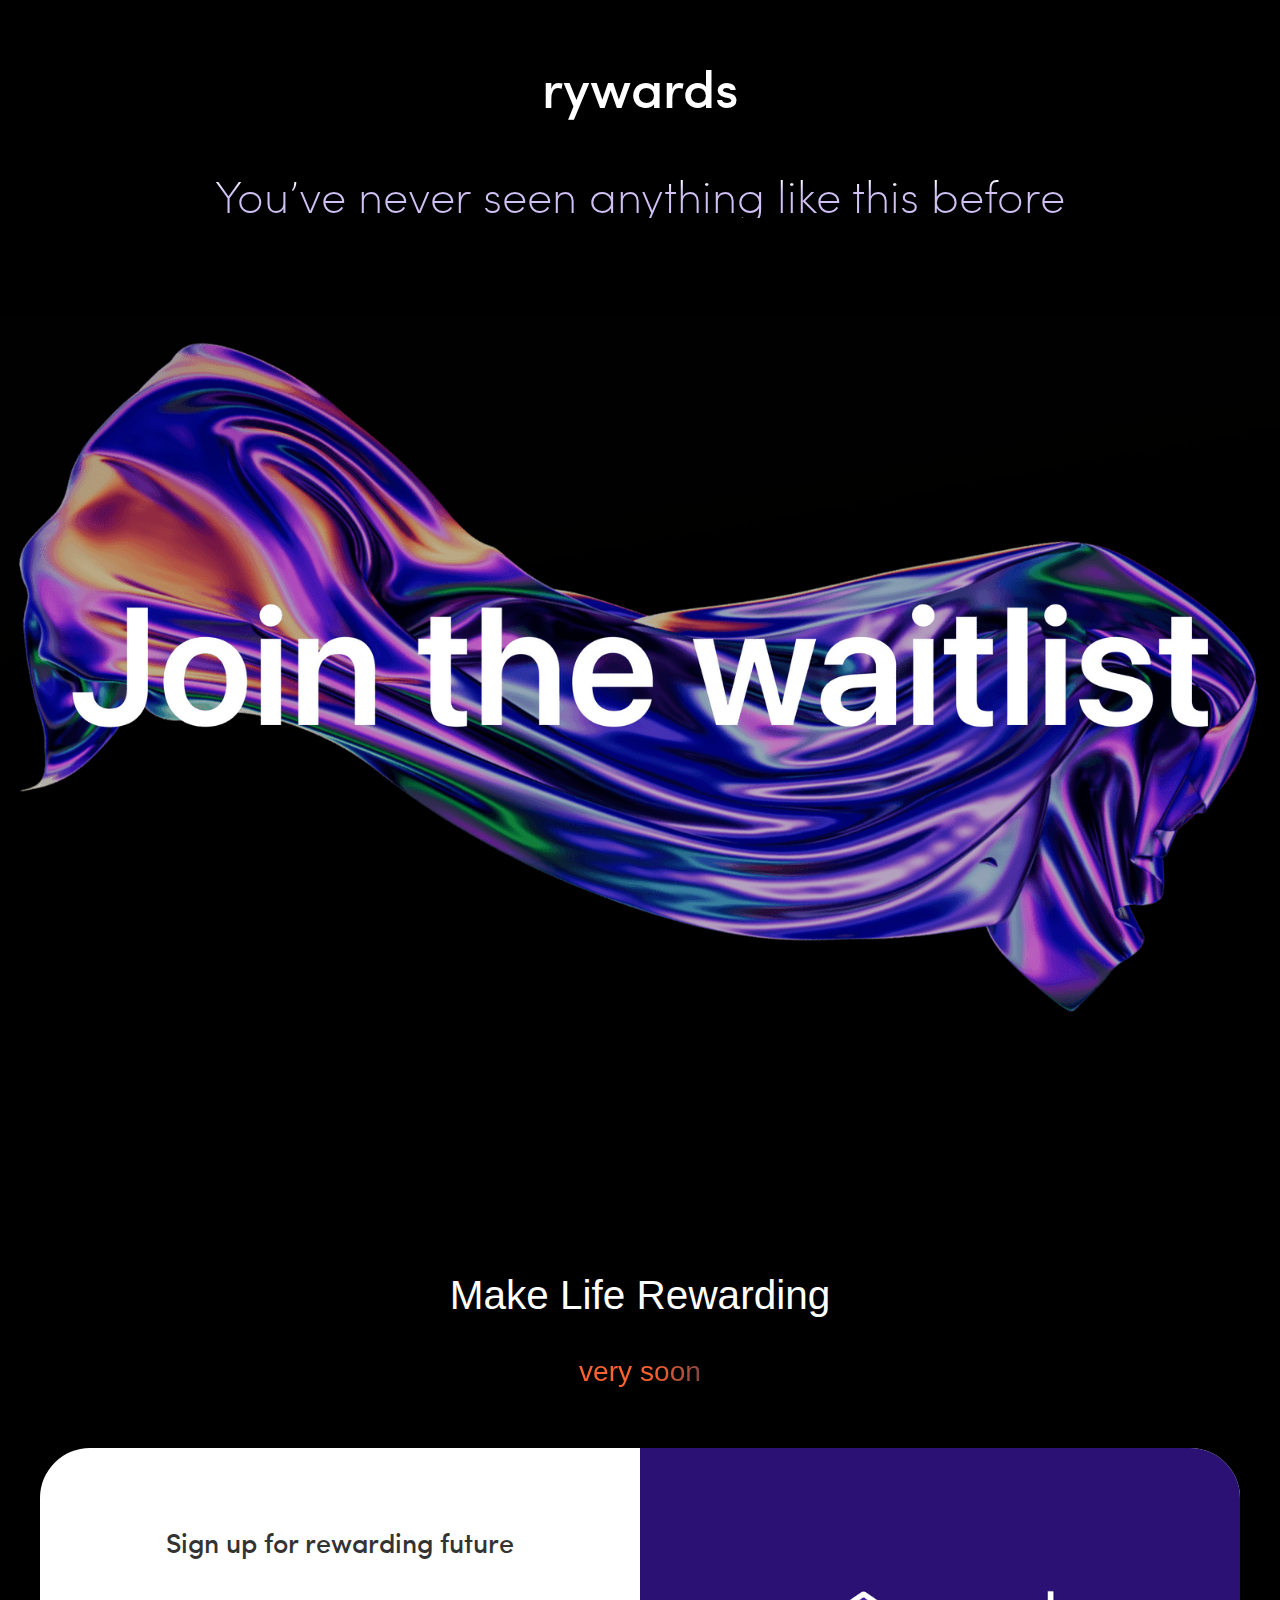
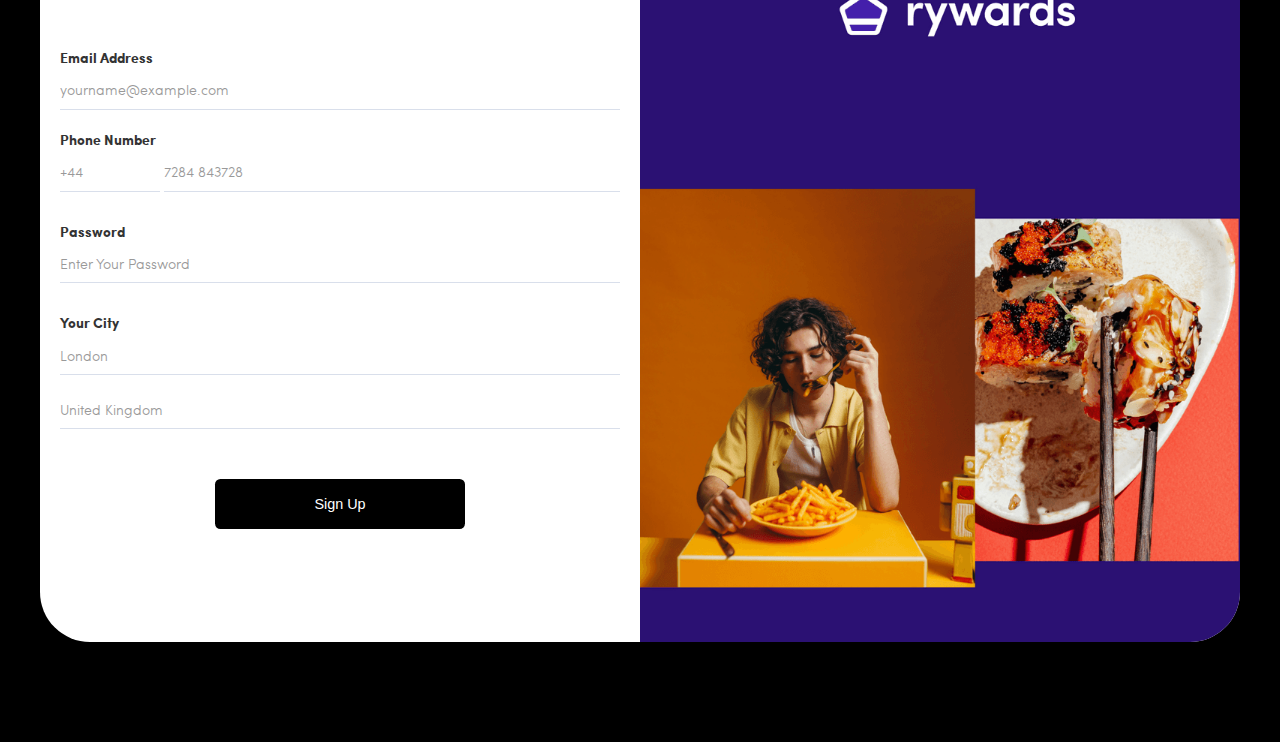
<file: index.html>
<!DOCTYPE html>
<!--  This site was created in Webflow. https://www.webflow.com  -->
<!--  Last Published: Tue Feb 28 2023 10:32:53 GMT+0000 (Coordinated Universal Time)  -->
<html
  data-wf-page="63fc54be2619d113c830c62c"
  data-wf-site="63fc54be2619d1eae730c62b"
>
  <head>
    <meta charset="utf-8" />
    <title>Rywards</title>
    <meta content="width=device-width, initial-scale=1" name="viewport" />
    <meta content="Webflow" name="generator" />
    <link href="css/normalize.css" rel="stylesheet" type="text/css" />
    <link href="css/webflow.css" rel="stylesheet" type="text/css" />
    <link
      href="css/ryd-customer-registration.webflow.css"
      rel="stylesheet"
      type="text/css"
    />
    <!-- Google tag (gtag.js) -->
<script async src="https://www.googletagmanager.com/gtag/js?id=G-655VQ5J5H6"></script>
<script>
  window.dataLayer = window.dataLayer || [];
  function gtag(){dataLayer.push(arguments);}
  gtag('js', new Date());

  gtag('config', 'G-655VQ5J5H6');
</script>
    <!-- [if lt IE 9]><script src="https://cdnjs.cloudflare.com/ajax/libs/html5shiv/3.7.3/html5shiv.min.js" type="text/javascript"></script><![endif] -->
    <script type="text/javascript">
      !(function (o, c) {
        var n = c.documentElement,
          t = " w-mod-";
        (n.className += t + "js"),
          ("ontouchstart" in o ||
            (o.DocumentTouch && c instanceof DocumentTouch)) &&
            (n.className += t + "touch");
      })(window, document);
    </script>
    <link href="images/favicon.ico" rel="shortcut icon" type="image/x-icon" />
    <link href="images/apple-touch-icon.png" rel="apple-touch-icon" />
    <style>
      html {
        font-size: 16px;
      }
      @media screen and (max-width: 1920px) {
        html {
          font-size: 8px;
        }
      }
      @media screen and (max-width: 1440px) {
        html {
          font-size: 6px;
        }
      }
      @media screen and (max-width: 740px) {
        html {
          font-size: 12px;
        }
      }
    </style>
  </head>
  <body>
    <div class="hero">
      <div class="max-width-container">
        <div class="text-block heading logo">rywards</div>
        <div class="text-block-2">
          You’ve never seen anything like this before
        </div>
        <img
          src="images/Group-1000001778-min.png"
          loading="lazy"
          sizes="(max-width: 1919px) 100vw, 1439.9921875px"
          srcset="
            images/Group-1000001778-min-p-500.png   500w,
            images/Group-1000001778-min-p-800.png   800w,
            images/Group-1000001778-min-p-1080.png 1080w,
            images/Group-1000001778-min-p-1600.png 1600w,
            images/Group-1000001778-min-p-2000.png 2000w,
            images/Group-1000001778-min-p-2600.png 2600w,
            images/Group-1000001778-min.png        2983w
          "
          alt=""
          class="image-2"
        />
        <div class="text-block-3">Make Life Rewarding</div>
        <div class="text-block-4">very soon</div>
        <img
          src="images/Group-1000001776.png"
          loading="lazy"
          sizes="100vw"
          srcset="
            images/Group-1000001776-p-500.png   500w,
            images/Group-1000001776-p-800.png   800w,
            images/Group-1000001776-p-1080.png 1080w,
            images/Group-1000001776.png        1479w
          "
          alt=""
          class="image-3"
        />
        <div class="div-block-3">
          <div class="div-block-2">
            <div class="text-block-5">Sign up for rewarding future</div>
            <div class="form-block w-form">
              <form
                netlify
                id="email-form"
                name="email-form"
                data-name="Email Form"
                method="POST"
                action="/registration-success.html/"
                class="form"
              >
                <div class="email merchant">
                  <label for="email" class="field-label-form"
                    >Email Address</label
                  ><input
                    type="email"
                    class="text-field-form w-input"
                    maxlength="256"
                    name="email"
                    data-name="Email"
                    placeholder="yourname@example.com"
                    id="email"
                    required=""
                  />
                </div>
                <div class="div-block-9">
                  <label for="Country-Code" class="field-label-form"
                    >Phone Number</label
                  >
                  <div class="div-block-8">
                    <input
                      type="number"
                      class="text-field-form country-code w-input"
                      maxlength="256"
                      name="Country-Code"
                      data-name="Country Code"
                      placeholder="+44"
                      id="Country-Code"
                      required=""
                    /><input
                      type="tel"
                      class="text-field-form phone w-input"
                      maxlength="256"
                      name="Phone-Number"
                      data-name="Phone Number"
                      placeholder="7284 843728"
                      id="Phone-Number"
                      required=""
                    />
                  </div>
                </div>
                <div class="text-input-container">
                  <label for="name-2" class="field-label-form">Password</label
                  ><input
                    type="password"
                    class="text-field-form w-input"
                    maxlength="256"
                    name="name-2"
                    data-name="Name 2"
                    placeholder="Enter Your Password"
                    id="name-2"
                    required=""
                  />
                </div>
                <div class="text-input-container">
                  <label for="Personal-Address-3" class="field-label-form"
                    >Your City</label
                  ><input
                    type="text"
                    class="text-field-form w-input"
                    maxlength="256"
                    name="Personal-Address-1"
                    data-name="Personal Address 1"
                    placeholder="London"
                    id="Personal-Address-3"
                    required=""
                  />
                </div>
                <div class="div-block-11">
                  <input
                    type="text"
                    class="text-field-form w-input"
                    maxlength="256"
                    name="Personal-Address-2"
                    data-name="Personal Address 2"
                    placeholder="United Kingdom"
                    id="Personal-Address-2"
                    required=""
                  />
                </div>
                <input
                  type="submit"
                  value="Sign Up"
                  data-wait="Please wait..."
                  class="submit-button merchant w-button"
                />
              </form>
              <div class="w-form-done">
                <div>Thank you! Your submission has been received!</div>
              </div>
              <div class="w-form-fail">
                <div>Oops! Something went wrong while submitting the form.</div>
              </div>
            </div>
          </div>
          <div class="div-block-12">
            <img
              src="images/Group-1000001780.png"
              loading="lazy"
              sizes="(max-width: 767px) 100vw, (max-width: 1919px) 50vw, 600px"
              srcset="
                images/Group-1000001780-p-500.png   500w,
                images/Group-1000001780-p-800.png   800w,
                images/Group-1000001780-p-1080.png 1080w,
                images/Group-1000001780.png        1138w
              "
              alt=""
              class="image-6"
            />
          </div>
        </div>
      </div>
    </div>
    <script
      src="https://d3e54v103j8qbb.cloudfront.net/js/jquery-3.5.1.min.dc5e7f18c8.js?site=63fc54be2619d1eae730c62b"
      type="text/javascript"
      integrity="sha256-9/aliU8dGd2tb6OSsuzixeV4y/faTqgFtohetphbbj0="
      crossorigin="anonymous"
    ></script>
    <script src="js/webflow.js" type="text/javascript"></script>
    <!-- [if lte IE 9]><script src="https://cdnjs.cloudflare.com/ajax/libs/placeholders/3.0.2/placeholders.min.js"></script><![endif] -->
  </body>
</html>
</file>
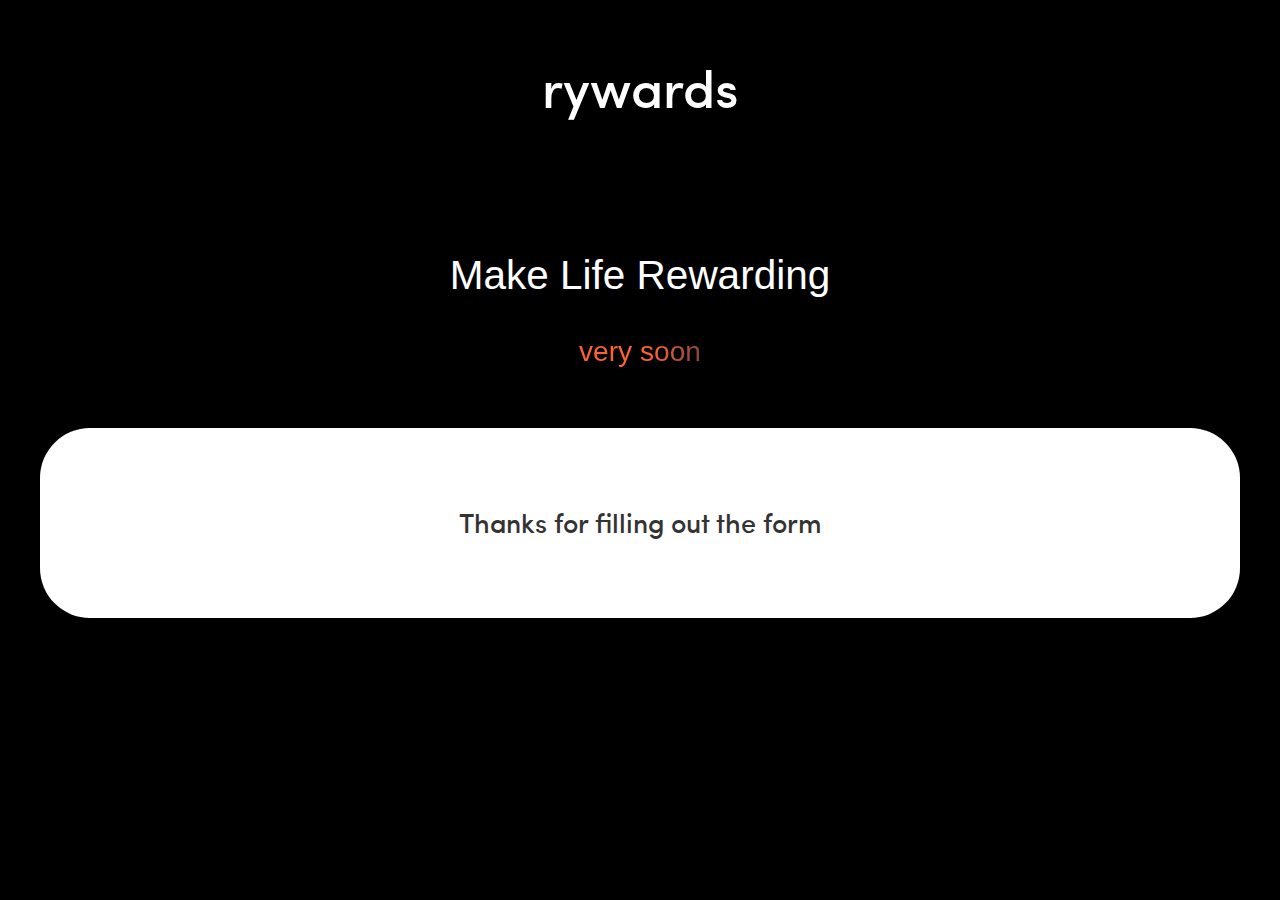
<file: registration-success.html>
<!DOCTYPE html>
<!--  This site was created in Webflow. https://www.webflow.com  -->
<!--  Last Published: Tue Feb 28 2023 10:32:53 GMT+0000 (Coordinated Universal Time)  -->
<html
  data-wf-page="63fdd33ad5c8d45ae1389e33"
  data-wf-site="63fc54be2619d1eae730c62b"
>
  <head>
    <meta charset="utf-8" />
    <title>registration-success</title>
    <meta content="registration-success" property="og:title" />
    <meta content="registration-success" property="twitter:title" />
    <meta content="width=device-width, initial-scale=1" name="viewport" />
    <meta content="Webflow" name="generator" />
    <link href="css/normalize.css" rel="stylesheet" type="text/css" />
    <link href="css/webflow.css" rel="stylesheet" type="text/css" />
    <link
      href="css/ryd-customer-registration.webflow.css"
      rel="stylesheet"
      type="text/css"
    />
    <!-- [if lt IE 9]><script src="https://cdnjs.cloudflare.com/ajax/libs/html5shiv/3.7.3/html5shiv.min.js" type="text/javascript"></script><![endif] -->
    <script type="text/javascript">
      !(function (o, c) {
        var n = c.documentElement,
          t = " w-mod-";
        (n.className += t + "js"),
          ("ontouchstart" in o ||
            (o.DocumentTouch && c instanceof DocumentTouch)) &&
            (n.className += t + "touch");
      })(window, document);
    </script>
    <link href="images/favicon.ico" rel="shortcut icon" type="image/x-icon" />
    <link href="images/webclip.png" rel="apple-touch-icon" />
    <style>
      html {
        font-size: 16px;
      }
      @media screen and (max-width: 1920px) {
        html {
          font-size: 8px;
        }
      }
      @media screen and (max-width: 1440px) {
        html {
          font-size: 6px;
        }
      }
      @media screen and (max-width: 740px) {
        html {
          font-size: 12px;
        }
      }
      @font-face {
        font-family: "webflow-icons";
        src: url("[data-uri]")
          format("truetype");
        font-weight: normal;
        font-style: normal;
      }
      [class^="w-icon-"],
      [class*=" w-icon-"] {
        /* use !important to prevent issues with browser extensions that change fonts */
        font-family: "webflow-icons" !important;
        speak: none;
        font-style: normal;
        font-weight: normal;
        font-variant: normal;
        text-transform: none;
        line-height: 1;
        /* Better Font Rendering =========== */
        -webkit-font-smoothing: antialiased;
        -moz-osx-font-smoothing: grayscale;
      }
      .w-icon-slider-right:before {
        content: "\e600";
      }
      .w-icon-slider-left:before {
        content: "\e601";
      }
      .w-icon-nav-menu:before {
        content: "\e602";
      }
      .w-icon-arrow-down:before,
      .w-icon-dropdown-toggle:before {
        content: "\e603";
      }
      .w-icon-file-upload-remove:before {
        content: "\e900";
      }
      .w-icon-file-upload-icon:before {
        content: "\e903";
      }
      * {
        -webkit-box-sizing: border-box;
        -moz-box-sizing: border-box;
        box-sizing: border-box;
      }
      html {
        height: 100%;
      }
      body {
        margin: 0;
        min-height: 100%;
        background-color: #fff;
        font-family: Arial, sans-serif;
        font-size: 14px;
        line-height: 20px;
        color: #333;
      }
      img {
        max-width: 100%;
        vertical-align: middle;
        display: inline-block;
      }
      html.w-mod-touch * {
        background-attachment: scroll !important;
      }
      .w-block {
        display: block;
      }
      .w-inline-block {
        max-width: 100%;
        display: inline-block;
      }
      .w-clearfix:before,
      .w-clearfix:after {
        content: " ";
        display: table;
        grid-column-start: 1;
        grid-row-start: 1;
        grid-column-end: 2;
        grid-row-end: 2;
      }
      .w-clearfix:after {
        clear: both;
      }
      .w-hidden {
        display: none;
      }
      .w-button {
        display: inline-block;
        padding: 9px 15px;
        background-color: #3898ec;
        color: white;
        border: 0;
        line-height: inherit;
        text-decoration: none;
        cursor: pointer;
        border-radius: 0;
      }
      input.w-button {
        -webkit-appearance: button;
      }
      html[data-w-dynpage] [data-w-cloak] {
        color: transparent !important;
      }
      .w-webflow-badge,
      .w-webflow-badge * {
        position: static;
        left: auto;
        top: auto;
        right: auto;
        bottom: auto;
        z-index: auto;
        display: block;
        visibility: visible;
        overflow: visible;
        overflow-x: visible;
        overflow-y: visible;
        box-sizing: border-box;
        width: auto;
        height: auto;
        max-height: none;
        max-width: none;
        min-height: 0;
        min-width: 0;
        margin: 0;
        padding: 0;
        float: none;
        clear: none;
        border: 0 none transparent;
        border-radius: 0;
        background: none;
        background-image: none;
        background-position: 0% 0%;
        background-size: auto auto;
        background-repeat: repeat;
        background-origin: padding-box;
        background-clip: border-box;
        background-attachment: scroll;
        background-color: transparent;
        box-shadow: none;
        opacity: 1;
        transform: none;
        transition: none;
        direction: ltr;
        font-family: inherit;
        font-weight: inherit;
        color: inherit;
        font-size: inherit;
        line-height: inherit;
        font-style: inherit;
        font-variant: inherit;
        text-align: inherit;
        letter-spacing: inherit;
        text-decoration: inherit;
        text-indent: 0;
        text-transform: inherit;
        list-style-type: disc;
        text-shadow: none;
        font-smoothing: auto;
        vertical-align: baseline;
        cursor: inherit;
        white-space: inherit;
        word-break: normal;
        word-spacing: normal;
        word-wrap: normal;
      }
      .w-webflow-badge {
        position: fixed !important;
        display: inline-block !important;
        visibility: visible !important;
        z-index: 2147483647 !important;
        top: auto !important;
        right: 12px !important;
        bottom: 12px !important;
        left: auto !important;
        color: #aaadb0 !important;
        background-color: #fff !important;
        border-radius: 3px !important;
        padding: 6px 8px 6px 6px !important;
        font-size: 12px !important;
        opacity: 1 !important;
        line-height: 14px !important;
        text-decoration: none !important;
        transform: none !important;
        margin: 0 !important;
        width: auto !important;
        height: auto !important;
        overflow: visible !important;
        white-space: nowrap;
        box-shadow: 0 0 0 1px rgba(0, 0, 0, 0.1), 0px 1px 3px rgba(0, 0, 0, 0.1);
        cursor: pointer;
      }
      .w-webflow-badge > img {
        display: inline-block !important;
        visibility: visible !important;
        opacity: 1 !important;
        vertical-align: middle !important;
      }
      h1,
      h2,
      h3,
      h4,
      h5,
      h6 {
        font-weight: bold;
        margin-bottom: 10px;
      }
      h1 {
        font-size: 38px;
        line-height: 44px;
        margin-top: 20px;
      }
      h2 {
        font-size: 32px;
        line-height: 36px;
        margin-top: 20px;
      }
      h3 {
        font-size: 24px;
        line-height: 30px;
        margin-top: 20px;
      }
      h4 {
        font-size: 18px;
        line-height: 24px;
        margin-top: 10px;
      }
      h5 {
        font-size: 14px;
        line-height: 20px;
        margin-top: 10px;
      }
      h6 {
        font-size: 12px;
        line-height: 18px;
        margin-top: 10px;
      }
      p {
        margin-top: 0;
        margin-bottom: 10px;
      }
      blockquote {
        margin: 0 0 10px 0;
        padding: 10px 20px;
        border-left: 5px solid #e2e2e2;
        font-size: 18px;
        line-height: 22px;
      }
      figure {
        margin: 0;
        margin-bottom: 10px;
      }
      figcaption {
        margin-top: 5px;
        text-align: center;
      }
      ul,
      ol {
        margin-top: 0px;
        margin-bottom: 10px;
        padding-left: 40px;
      }
      .w-list-unstyled {
        padding-left: 0;
        list-style: none;
      }
      .w-embed:before,
      .w-embed:after {
        content: " ";
        display: table;
        grid-column-start: 1;
        grid-row-start: 1;
        grid-column-end: 2;
        grid-row-end: 2;
      }
      .w-embed:after {
        clear: both;
      }
      .w-video {
        width: 100%;
        position: relative;
        padding: 0;
      }
      .w-video iframe,
      .w-video object,
      .w-video embed {
        position: absolute;
        top: 0;
        left: 0;
        width: 100%;
        height: 100%;
        border: none;
      }
      fieldset {
        padding: 0;
        margin: 0;
        border: 0;
      }
      button,
      [type="button"],
      [type="reset"] {
        border: 0;
        cursor: pointer;
        -webkit-appearance: button;
      }
      .w-form {
        margin: 0 0 15px;
      }
      .w-form-done {
        display: none;
        padding: 20px;
        text-align: center;
        background-color: #dddddd;
      }
      .w-form-fail {
        display: none;
        margin-top: 10px;
        padding: 10px;
        background-color: #ffdede;
      }
      label {
        display: block;
        margin-bottom: 5px;
        font-weight: bold;
      }
      .w-input,
      .w-select {
        display: block;
        width: 100%;
        height: 38px;
        padding: 8px 12px;
        margin-bottom: 10px;
        font-size: 14px;
        line-height: 1.42857143;
        color: #333333;
        vertical-align: middle;
        background-color: #ffffff;
        border: 1px solid #cccccc;
      }
      .w-input:-moz-placeholder,
      .w-select:-moz-placeholder {
        color: #999;
      }
      .w-input::-moz-placeholder,
      .w-select::-moz-placeholder {
        color: #999;
        opacity: 1;
      }
      .w-input:-ms-input-placeholder,
      .w-select:-ms-input-placeholder {
        color: #999;
      }
      .w-input::-webkit-input-placeholder,
      .w-select::-webkit-input-placeholder {
        color: #999;
      }
      .w-input:focus,
      .w-select:focus {
        border-color: #3898ec;
        outline: 0;
      }
      .w-input[disabled],
      .w-select[disabled],
      .w-input[readonly],
      .w-select[readonly],
      fieldset[disabled] .w-input,
      fieldset[disabled] .w-select {
        cursor: not-allowed;
      }
      .w-input[disabled]:not(.w-input-disabled),
      .w-select[disabled]:not(.w-input-disabled),
      .w-input[readonly],
      .w-select[readonly],
      fieldset[disabled]:not(.w-input-disabled) .w-input,
      fieldset[disabled]:not(.w-input-disabled) .w-select {
        background-color: #eeeeee;
      }
      textarea.w-input,
      textarea.w-select {
        height: auto;
      }
      .w-select {
        background-color: #f3f3f3;
      }
      .w-select[multiple] {
        height: auto;
      }
      .w-form-label {
        display: inline-block;
        cursor: pointer;
        font-weight: normal;
        margin-bottom: 0px;
      }
      .w-radio {
        display: block;
        margin-bottom: 5px;
        padding-left: 20px;
      }
      .w-radio:before,
      .w-radio:after {
        content: " ";
        display: table;
        grid-column-start: 1;
        grid-row-start: 1;
        grid-column-end: 2;
        grid-row-end: 2;
      }
      .w-radio:after {
        clear: both;
      }
      .w-radio-input {
        margin: 4px 0 0;
        margin-top: 1px \9;
        line-height: normal;
        float: left;
        margin-left: -20px;
      }
      .w-radio-input {
        margin-top: 3px;
      }
      .w-file-upload {
        display: block;
        margin-bottom: 10px;
      }
      .w-file-upload-input {
        width: 0.1px;
        height: 0.1px;
        opacity: 0;
        overflow: hidden;
        position: absolute;
        z-index: -100;
      }
      .w-file-upload-default,
      .w-file-upload-uploading,
      .w-file-upload-success {
        display: inline-block;
        color: #333333;
      }
      .w-file-upload-error {
        display: block;
        margin-top: 10px;
      }
      .w-file-upload-default.w-hidden,
      .w-file-upload-uploading.w-hidden,
      .w-file-upload-error.w-hidden,
      .w-file-upload-success.w-hidden {
        display: none;
      }
      .w-file-upload-uploading-btn {
        display: flex;
        font-size: 14px;
        font-weight: normal;
        cursor: pointer;
        margin: 0;
        padding: 8px 12px;
        border: 1px solid #cccccc;
        background-color: #fafafa;
      }
      .w-file-upload-file {
        display: flex;
        flex-grow: 1;
        justify-content: space-between;
        margin: 0;
        padding: 8px 9px 8px 11px;
        border: 1px solid #cccccc;
        background-color: #fafafa;
      }
      .w-file-upload-file-name {
        font-size: 14px;
        font-weight: normal;
        display: block;
      }
      .w-file-remove-link {
        margin-top: 3px;
        margin-left: 10px;
        width: auto;
        height: auto;
        padding: 3px;
        display: block;
        cursor: pointer;
      }
      .w-icon-file-upload-remove {
        margin: auto;
        font-size: 10px;
      }
      .w-file-upload-error-msg {
        display: inline-block;
        color: #ea384c;
        padding: 2px 0;
      }
      .w-file-upload-info {
        display: inline-block;
        line-height: 38px;
        padding: 0 12px;
      }
      .w-file-upload-label {
        display: inline-block;
        font-size: 14px;
        font-weight: normal;
        cursor: pointer;
        margin: 0;
        padding: 8px 12px;
        border: 1px solid #cccccc;
        background-color: #fafafa;
      }
      .w-icon-file-upload-icon,
      .w-icon-file-upload-uploading {
        display: inline-block;
        margin-right: 8px;
        width: 20px;
      }
      .w-icon-file-upload-uploading {
        height: 20px;
      }
      .w-container {
        margin-left: auto;
        margin-right: auto;
        max-width: 940px;
      }
      .w-container:before,
      .w-container:after {
        content: " ";
        display: table;
        grid-column-start: 1;
        grid-row-start: 1;
        grid-column-end: 2;
        grid-row-end: 2;
      }
      .w-container:after {
        clear: both;
      }
      .w-container .w-row {
        margin-left: -10px;
        margin-right: -10px;
      }
      .w-row:before,
      .w-row:after {
        content: " ";
        display: table;
        grid-column-start: 1;
        grid-row-start: 1;
        grid-column-end: 2;
        grid-row-end: 2;
      }
      .w-row:after {
        clear: both;
      }
      .w-row .w-row {
        margin-left: 0;
        margin-right: 0;
      }
      .w-col {
        position: relative;
        float: left;
        width: 100%;
        min-height: 1px;
        padding-left: 10px;
        padding-right: 10px;
      }
      .w-col .w-col {
        padding-left: 0;
        padding-right: 0;
      }
      .w-col-1 {
        width: 8.33333333%;
      }
      .w-col-2 {
        width: 16.66666667%;
      }
      .w-col-3 {
        width: 25%;
      }
      .w-col-4 {
        width: 33.33333333%;
      }
      .w-col-5 {
        width: 41.66666667%;
      }
      .w-col-6 {
        width: 50%;
      }
      .w-col-7 {
        width: 58.33333333%;
      }
      .w-col-8 {
        width: 66.66666667%;
      }
      .w-col-9 {
        width: 75%;
      }
      .w-col-10 {
        width: 83.33333333%;
      }
      .w-col-11 {
        width: 91.66666667%;
      }
      .w-col-12 {
        width: 100%;
      }
      .w-hidden-main {
        display: none !important;
      }
      @media screen and (max-width: 991px) {
        .w-container {
          max-width: 728px;
        }
        .w-hidden-main {
          display: inherit !important;
        }
        .w-hidden-medium {
          display: none !important;
        }
        .w-col-medium-1 {
          width: 8.33333333%;
        }
        .w-col-medium-2 {
          width: 16.66666667%;
        }
        .w-col-medium-3 {
          width: 25%;
        }
        .w-col-medium-4 {
          width: 33.33333333%;
        }
        .w-col-medium-5 {
          width: 41.66666667%;
        }
        .w-col-medium-6 {
          width: 50%;
        }
        .w-col-medium-7 {
          width: 58.33333333%;
        }
        .w-col-medium-8 {
          width: 66.66666667%;
        }
        .w-col-medium-9 {
          width: 75%;
        }
        .w-col-medium-10 {
          width: 83.33333333%;
        }
        .w-col-medium-11 {
          width: 91.66666667%;
        }
        .w-col-medium-12 {
          width: 100%;
        }
        .w-col-stack {
          width: 100%;
          left: auto;
          right: auto;
        }
      }
      @media screen and (max-width: 767px) {
        .w-hidden-main {
          display: inherit !important;
        }
        .w-hidden-medium {
          display: inherit !important;
        }
        .w-hidden-small {
          display: none !important;
        }
        .w-row,
        .w-container .w-row {
          margin-left: 0;
          margin-right: 0;
        }
        .w-col {
          width: 100%;
          left: auto;
          right: auto;
        }
        .w-col-small-1 {
          width: 8.33333333%;
        }
        .w-col-small-2 {
          width: 16.66666667%;
        }
        .w-col-small-3 {
          width: 25%;
        }
        .w-col-small-4 {
          width: 33.33333333%;
        }
        .w-col-small-5 {
          width: 41.66666667%;
        }
        .w-col-small-6 {
          width: 50%;
        }
        .w-col-small-7 {
          width: 58.33333333%;
        }
        .w-col-small-8 {
          width: 66.66666667%;
        }
        .w-col-small-9 {
          width: 75%;
        }
        .w-col-small-10 {
          width: 83.33333333%;
        }
        .w-col-small-11 {
          width: 91.66666667%;
        }
        .w-col-small-12 {
          width: 100%;
        }
      }
      @media screen and (max-width: 479px) {
        .w-container {
          max-width: none;
        }
        .w-hidden-main {
          display: inherit !important;
        }
        .w-hidden-medium {
          display: inherit !important;
        }
        .w-hidden-small {
          display: inherit !important;
        }
        .w-hidden-tiny {
          display: none !important;
        }
        .w-col {
          width: 100%;
        }
        .w-col-tiny-1 {
          width: 8.33333333%;
        }
        .w-col-tiny-2 {
          width: 16.66666667%;
        }
        .w-col-tiny-3 {
          width: 25%;
        }
        .w-col-tiny-4 {
          width: 33.33333333%;
        }
        .w-col-tiny-5 {
          width: 41.66666667%;
        }
        .w-col-tiny-6 {
          width: 50%;
        }
        .w-col-tiny-7 {
          width: 58.33333333%;
        }
        .w-col-tiny-8 {
          width: 66.66666667%;
        }
        .w-col-tiny-9 {
          width: 75%;
        }
        .w-col-tiny-10 {
          width: 83.33333333%;
        }
        .w-col-tiny-11 {
          width: 91.66666667%;
        }
        .w-col-tiny-12 {
          width: 100%;
        }
      }
      .w-widget {
        position: relative;
      }
      .w-widget-map {
        width: 100%;
        height: 400px;
      }
      .w-widget-map label {
        width: auto;
        display: inline;
      }
      .w-widget-map img {
        max-width: inherit;
      }
      .w-widget-map .gm-style-iw {
        text-align: center;
      }
      .w-widget-map .gm-style-iw > button {
        display: none !important;
      }
      .w-widget-twitter {
        overflow: hidden;
      }
      .w-widget-twitter-count-shim {
        display: inline-block;
        vertical-align: top;
        position: relative;
        width: 28px;
        height: 20px;
        text-align: center;
        background: white;
        border: #758696 solid 1px;
        border-radius: 3px;
      }
      .w-widget-twitter-count-shim * {
        pointer-events: none;
        -webkit-user-select: none;
        -moz-user-select: none;
        -ms-user-select: none;
        user-select: none;
      }
      .w-widget-twitter-count-shim .w-widget-twitter-count-inner {
        position: relative;
        font-size: 15px;
        line-height: 12px;
        text-align: center;
        color: #999;
        font-family: serif;
      }
      .w-widget-twitter-count-shim .w-widget-twitter-count-clear {
        position: relative;
        display: block;
      }
      .w-widget-twitter-count-shim.w--large {
        width: 36px;
        height: 28px;
      }
      .w-widget-twitter-count-shim.w--large .w-widget-twitter-count-inner {
        font-size: 18px;
        line-height: 18px;
      }
      .w-widget-twitter-count-shim:not(.w--vertical) {
        margin-left: 5px;
        margin-right: 8px;
      }
      .w-widget-twitter-count-shim:not(.w--vertical).w--large {
        margin-left: 6px;
      }
      .w-widget-twitter-count-shim:not(.w--vertical):before,
      .w-widget-twitter-count-shim:not(.w--vertical):after {
        top: 50%;
        left: 0;
        border: solid transparent;
        content: " ";
        height: 0;
        width: 0;
        position: absolute;
        pointer-events: none;
      }
      .w-widget-twitter-count-shim:not(.w--vertical):before {
        border-color: rgba(117, 134, 150, 0);
        border-right-color: #5d6c7b;
        border-width: 4px;
        margin-left: -9px;
        margin-top: -4px;
      }
      .w-widget-twitter-count-shim:not(.w--vertical).w--large:before {
        border-width: 5px;
        margin-left: -10px;
        margin-top: -5px;
      }
      .w-widget-twitter-count-shim:not(.w--vertical):after {
        border-color: rgba(255, 255, 255, 0);
        border-right-color: white;
        border-width: 4px;
        margin-left: -8px;
        margin-top: -4px;
      }
      .w-widget-twitter-count-shim:not(.w--vertical).w--large:after {
        border-width: 5px;
        margin-left: -9px;
        margin-top: -5px;
      }
      .w-widget-twitter-count-shim.w--vertical {
        width: 61px;
        height: 33px;
        margin-bottom: 8px;
      }
      .w-widget-twitter-count-shim.w--vertical:before,
      .w-widget-twitter-count-shim.w--vertical:after {
        top: 100%;
        left: 50%;
        border: solid transparent;
        content: " ";
        height: 0;
        width: 0;
        position: absolute;
        pointer-events: none;
      }
      .w-widget-twitter-count-shim.w--vertical:before {
        border-color: rgba(117, 134, 150, 0);
        border-top-color: #5d6c7b;
        border-width: 5px;
        margin-left: -5px;
      }
      .w-widget-twitter-count-shim.w--vertical:after {
        border-color: rgba(255, 255, 255, 0);
        border-top-color: white;
        border-width: 4px;
        margin-left: -4px;
      }
      .w-widget-twitter-count-shim.w--vertical .w-widget-twitter-count-inner {
        font-size: 18px;
        line-height: 22px;
      }
      .w-widget-twitter-count-shim.w--vertical.w--large {
        width: 76px;
      }
      .w-background-video {
        position: relative;
        overflow: hidden;
        height: 500px;
        color: white;
      }
      .w-background-video > video {
        background-size: cover;
        background-position: 50% 50%;
        position: absolute;
        margin: auto;
        width: 100%;
        height: 100%;
        right: -100%;
        bottom: -100%;
        top: -100%;
        left: -100%;
        object-fit: cover;
        z-index: -100;
      }
      .w-background-video
        > video::-webkit-media-controls-start-playback-button {
        display: none !important;
        -webkit-appearance: none;
      }
      .w-background-video--control {
        position: absolute;
        bottom: 1em;
        right: 1em;
        background-color: transparent;
        padding: 0;
      }
      .w-background-video--control > [hidden] {
        display: none !important;
      }
      .w-slider {
        position: relative;
        height: 300px;
        text-align: center;
        background: #dddddd;
        clear: both;
        -webkit-tap-highlight-color: rgba(0, 0, 0, 0);
        tap-highlight-color: rgba(0, 0, 0, 0);
      }
      .w-slider-mask {
        position: relative;
        display: block;
        overflow: hidden;
        z-index: 1;
        left: 0;
        right: 0;
        height: 100%;
        white-space: nowrap;
      }
      .w-slide {
        position: relative;
        display: inline-block;
        vertical-align: top;
        width: 100%;
        height: 100%;
        white-space: normal;
        text-align: left;
      }
      .w-slider-nav {
        position: absolute;
        z-index: 2;
        top: auto;
        right: 0;
        bottom: 0;
        left: 0;
        margin: auto;
        padding-top: 10px;
        height: 40px;
        text-align: center;
        -webkit-tap-highlight-color: rgba(0, 0, 0, 0);
        tap-highlight-color: rgba(0, 0, 0, 0);
      }
      .w-slider-nav.w-round > div {
        border-radius: 100%;
      }
      .w-slider-nav.w-num > div {
        width: auto;
        height: auto;
        padding: 0.2em 0.5em;
        font-size: inherit;
        line-height: inherit;
      }
      .w-slider-nav.w-shadow > div {
        box-shadow: 0 0 3px rgba(51, 51, 51, 0.4);
      }
      .w-slider-nav-invert {
        color: #fff;
      }
      .w-slider-nav-invert > div {
        background-color: rgba(34, 34, 34, 0.4);
      }
      .w-slider-nav-invert > div.w-active {
        background-color: #222;
      }
      .w-slider-dot {
        position: relative;
        display: inline-block;
        width: 1em;
        height: 1em;
        background-color: rgba(255, 255, 255, 0.4);
        cursor: pointer;
        margin: 0 3px 0.5em;
        transition: background-color 100ms, color 100ms;
      }
      .w-slider-dot.w-active {
        background-color: #fff;
      }
      .w-slider-dot:focus {
        outline: none;
        box-shadow: 0px 0px 0px 2px #fff;
      }
      .w-slider-dot:focus.w-active {
        box-shadow: none;
      }
      .w-slider-arrow-left,
      .w-slider-arrow-right {
        position: absolute;
        width: 80px;
        top: 0;
        right: 0;
        bottom: 0;
        left: 0;
        margin: auto;
        cursor: pointer;
        overflow: hidden;
        color: white;
        font-size: 40px;
        -webkit-tap-highlight-color: rgba(0, 0, 0, 0);
        tap-highlight-color: rgba(0, 0, 0, 0);
        -webkit-user-select: none;
        -moz-user-select: none;
        -ms-user-select: none;
        user-select: none;
      }
      .w-slider-arrow-left [class^="w-icon-"],
      .w-slider-arrow-right [class^="w-icon-"],
      .w-slider-arrow-left [class*=" w-icon-"],
      .w-slider-arrow-right [class*=" w-icon-"] {
        position: absolute;
      }
      .w-slider-arrow-left:focus,
      .w-slider-arrow-right:focus {
        outline: 0;
      }
      .w-slider-arrow-left {
        z-index: 3;
        right: auto;
      }
      .w-slider-arrow-right {
        z-index: 4;
        left: auto;
      }
      .w-icon-slider-left,
      .w-icon-slider-right {
        top: 0;
        right: 0;
        bottom: 0;
        left: 0;
        margin: auto;
        width: 1em;
        height: 1em;
      }
      .w-slider-aria-label {
        border: 0;
        clip: rect(0 0 0 0);
        height: 1px;
        margin: -1px;
        overflow: hidden;
        padding: 0;
        position: absolute;
        width: 1px;
      }
      .w-slider-force-show {
        display: block !important;
      }
      .w-dropdown {
        display: inline-block;
        position: relative;
        text-align: left;
        margin-left: auto;
        margin-right: auto;
        z-index: 900;
      }
      .w-dropdown-btn,
      .w-dropdown-toggle,
      .w-dropdown-link {
        position: relative;
        vertical-align: top;
        text-decoration: none;
        color: #222222;
        padding: 20px;
        text-align: left;
        margin-left: auto;
        margin-right: auto;
        white-space: nowrap;
      }
      .w-dropdown-toggle {
        -webkit-user-select: none;
        -moz-user-select: none;
        -ms-user-select: none;
        user-select: none;
        display: inline-block;
        cursor: pointer;
        padding-right: 40px;
      }
      .w-dropdown-toggle:focus {
        outline: 0;
      }
      .w-icon-dropdown-toggle {
        position: absolute;
        top: 0;
        right: 0;
        bottom: 0;
        margin: auto;
        margin-right: 20px;
        width: 1em;
        height: 1em;
      }
      .w-dropdown-list {
        position: absolute;
        background: #dddddd;
        display: none;
        min-width: 100%;
      }
      .w-dropdown-list.w--open {
        display: block;
      }
      .w-dropdown-link {
        padding: 10px 20px;
        display: block;
        color: #222222;
      }
      .w-dropdown-link.w--current {
        color: #0082f3;
      }
      .w-dropdown-link:focus {
        outline: 0;
      }
      @media screen and (max-width: 767px) {
        .w-nav-brand {
          padding-left: 10px;
        }
      }
      /**
 * ## Note
 * Safari (on both iOS and OS X) does not handle viewport units (vh, vw) well.
 * For example percentage units do not work on descendants of elements that
 * have any dimensions expressed in viewport units. It also doesn’t handle them at
 * all in `calc()`.
 */
      /**
 * Wrapper around all lightbox elements
 *
 * 1. Since the lightbox can receive focus, IE also gives it an outline.
 * 2. Fixes flickering on Chrome when a transition is in progress
 *    underneath the lightbox.
 */
      .w-lightbox-backdrop {
        color: #000;
        cursor: auto;
        font-family: serif;
        font-size: medium;
        font-style: normal;
        font-variant: normal;
        font-weight: normal;
        letter-spacing: normal;
        line-height: normal;
        list-style: disc;
        text-align: start;
        text-indent: 0;
        text-shadow: none;
        text-transform: none;
        visibility: visible;
        white-space: normal;
        word-break: normal;
        word-spacing: normal;
        word-wrap: normal;
        position: fixed;
        top: 0;
        right: 0;
        bottom: 0;
        left: 0;
        color: #fff;
        font-family: "Helvetica Neue", Helvetica, Ubuntu, "Segoe UI", Verdana,
          sans-serif;
        font-size: 17px;
        line-height: 1.2;
        font-weight: 300;
        text-align: center;
        background: rgba(0, 0, 0, 0.9);
        z-index: 2000;
        outline: 0;
        /* 1 */
        opacity: 0;
        -webkit-user-select: none;
        -moz-user-select: none;
        -ms-user-select: none;
        -webkit-tap-highlight-color: transparent;
        -webkit-transform: translate(0, 0);
        /* 2 */
      }
      /**
 * Neat trick to bind the rubberband effect to our canvas instead of the whole
 * document on iOS. It also prevents a bug that causes the document underneath to scroll.
 */
      .w-lightbox-backdrop,
      .w-lightbox-container {
        height: 100%;
        overflow: auto;
        -webkit-overflow-scrolling: touch;
      }
      .w-lightbox-content {
        position: relative;
        height: 100vh;
        overflow: hidden;
      }
      .w-lightbox-view {
        position: absolute;
        width: 100vw;
        height: 100vh;
        opacity: 0;
      }
      .w-lightbox-view:before {
        content: "";
        height: 100vh;
      }
      /* .w-lightbox-content */
      .w-lightbox-group,
      .w-lightbox-group .w-lightbox-view,
      .w-lightbox-group .w-lightbox-view:before {
        height: 86vh;
      }
      .w-lightbox-frame,
      .w-lightbox-view:before {
        display: inline-block;
        vertical-align: middle;
      }
      /*
 * 1. Remove default margin set by user-agent on the <figure> element.
 */
      .w-lightbox-figure {
        position: relative;
        margin: 0;
        /* 1 */
      }
      .w-lightbox-group .w-lightbox-figure {
        cursor: pointer;
      }
      /**
 * IE adds image dimensions as width and height attributes on the IMG tag,
 * but we need both width and height to be set to auto to enable scaling.
 */
      .w-lightbox-img {
        width: auto;
        height: auto;
        max-width: none;
      }
      /**
 * 1. Reset if style is set by user on "All Images"
 */
      .w-lightbox-image {
        display: block;
        float: none;
        /* 1 */
        max-width: 100vw;
        max-height: 100vh;
      }
      .w-lightbox-group .w-lightbox-image {
        max-height: 86vh;
      }
      .w-lightbox-caption {
        position: absolute;
        right: 0;
        bottom: 0;
        left: 0;
        padding: 0.5em 1em;
        background: rgba(0, 0, 0, 0.4);
        text-align: left;
        text-overflow: ellipsis;
        white-space: nowrap;
        overflow: hidden;
      }
      .w-lightbox-embed {
        position: absolute;
        top: 0;
        right: 0;
        bottom: 0;
        left: 0;
        width: 100%;
        height: 100%;
      }
      .w-lightbox-control {
        position: absolute;
        top: 0;
        width: 4em;
        background-size: 24px;
        background-repeat: no-repeat;
        background-position: center;
        cursor: pointer;
        -webkit-transition: all 0.3s;
        transition: all 0.3s;
      }
      .w-lightbox-left {
        display: none;
        bottom: 0;
        left: 0;
        /* <svg xmlns="http://www.w3.org/2000/svg" viewBox="-20 0 24 40" width="24" height="40"><g transform="rotate(45)"><path d="m0 0h5v23h23v5h-28z" opacity=".4"/><path d="m1 1h3v23h23v3h-26z" fill="#fff"/></g></svg> */
        background-image: url("[data-uri]");
      }
      .w-lightbox-right {
        display: none;
        right: 0;
        bottom: 0;
        /* <svg xmlns="http://www.w3.org/2000/svg" viewBox="-4 0 24 40" width="24" height="40"><g transform="rotate(45)"><path d="m0-0h28v28h-5v-23h-23z" opacity=".4"/><path d="m1 1h26v26h-3v-23h-23z" fill="#fff"/></g></svg> */
        background-image: url("[data-uri]");
      }
      /*
 * Without specifying the with and height inside the SVG, all versions of IE render the icon too small.
 * The bug does not seem to manifest itself if the elements are tall enough such as the above arrows.
 * (http://stackoverflow.com/questions/16092114/background-size-differs-in-internet-explorer)
 */
      .w-lightbox-close {
        right: 0;
        height: 2.6em;
        /* <svg xmlns="http://www.w3.org/2000/svg" viewBox="-4 0 18 17" width="18" height="17"><g transform="rotate(45)"><path d="m0 0h7v-7h5v7h7v5h-7v7h-5v-7h-7z" opacity=".4"/><path d="m1 1h7v-7h3v7h7v3h-7v7h-3v-7h-7z" fill="#fff"/></g></svg> */
        background-image: url("[data-uri]");
        background-size: 18px;
      }
      /**
 * 1. All IE versions add extra space at the bottom without this.
 */
      .w-lightbox-strip {
        position: absolute;
        bottom: 0;
        left: 0;
        right: 0;
        padding: 0 1vh;
        line-height: 0;
        /* 1 */
        white-space: nowrap;
        overflow-x: auto;
        overflow-y: hidden;
      }
      /*
 * 1. We use content-box to avoid having to do `width: calc(10vh + 2vw)`
 *    which doesn’t work in Safari anyway.
 * 2. Chrome renders images pixelated when switching to GPU. Making sure
 *    the parent is also rendered on the GPU (by setting translate3d for
 *    example) fixes this behavior.
 */
      .w-lightbox-item {
        display: inline-block;
        width: 10vh;
        padding: 2vh 1vh;
        box-sizing: content-box;
        /* 1 */
        cursor: pointer;
        -webkit-transform: translate3d(0, 0, 0);
        /* 2 */
      }
      .w-lightbox-active {
        opacity: 0.3;
      }
      .w-lightbox-thumbnail {
        position: relative;
        height: 10vh;
        background: #222;
        overflow: hidden;
      }
      .w-lightbox-thumbnail-image {
        position: absolute;
        top: 0;
        left: 0;
      }
      .w-lightbox-thumbnail .w-lightbox-tall {
        top: 50%;
        width: 100%;
        -webkit-transform: translate(0, -50%);
        -ms-transform: translate(0, -50%);
        transform: translate(0, -50%);
      }
      .w-lightbox-thumbnail .w-lightbox-wide {
        left: 50%;
        height: 100%;
        -webkit-transform: translate(-50%, 0);
        -ms-transform: translate(-50%, 0);
        transform: translate(-50%, 0);
      }
      /*
 * Spinner
 *
 * Absolute pixel values are used to avoid rounding errors that would cause
 * the white spinning element to be misaligned with the track.
 */
      .w-lightbox-spinner {
        position: absolute;
        top: 50%;
        left: 50%;
        box-sizing: border-box;
        width: 40px;
        height: 40px;
        margin-top: -20px;
        margin-left: -20px;
        border: 5px solid rgba(0, 0, 0, 0.4);
        border-radius: 50%;
        -webkit-animation: spin 0.8s infinite linear;
        animation: spin 0.8s infinite linear;
      }
      .w-lightbox-spinner:after {
        content: "";
        position: absolute;
        top: -4px;
        right: -4px;
        bottom: -4px;
        left: -4px;
        border: 3px solid transparent;
        border-bottom-color: #fff;
        border-radius: 50%;
      }
      /*
 * Utility classes
 */
      .w-lightbox-hide {
        display: none;
      }
      .w-lightbox-noscroll {
        overflow: hidden;
      }
      @media (min-width: 768px) {
        .w-lightbox-content {
          height: 96vh;
          margin-top: 2vh;
        }
        .w-lightbox-view,
        .w-lightbox-view:before {
          height: 96vh;
        }
        /* .w-lightbox-content */
        .w-lightbox-group,
        .w-lightbox-group .w-lightbox-view,
        .w-lightbox-group .w-lightbox-view:before {
          height: 84vh;
        }
        .w-lightbox-image {
          max-width: 96vw;
          max-height: 96vh;
        }
        .w-lightbox-group .w-lightbox-image {
          max-width: 82.3vw;
          max-height: 84vh;
        }
        .w-lightbox-left,
        .w-lightbox-right {
          display: block;
          opacity: 0.5;
        }
        .w-lightbox-close {
          opacity: 0.8;
        }
        .w-lightbox-control:hover {
          opacity: 1;
        }
      }
      .w-lightbox-inactive,
      .w-lightbox-inactive:hover {
        opacity: 0;
      }
      .w-richtext:before,
      .w-richtext:after {
        content: " ";
        display: table;
        grid-column-start: 1;
        grid-row-start: 1;
        grid-column-end: 2;
        grid-row-end: 2;
      }
      .w-richtext:after {
        clear: both;
      }
      .w-richtext[contenteditable="true"]:before,
      .w-richtext[contenteditable="true"]:after {
        white-space: initial;
      }
      .w-richtext ol,
      .w-richtext ul {
        overflow: hidden;
      }
      .w-richtext
        .w-richtext-figure-selected.w-richtext-figure-type-video
        div:after,
      .w-richtext .w-richtext-figure-selected[data-rt-type="video"] div:after {
        outline: 2px solid #2895f7;
      }
      .w-richtext .w-richtext-figure-selected.w-richtext-figure-type-image div,
      .w-richtext .w-richtext-figure-selected[data-rt-type="image"] div {
        outline: 2px solid #2895f7;
      }
      .w-richtext figure.w-richtext-figure-type-video > div:after,
      .w-richtext figure[data-rt-type="video"] > div:after {
        content: "";
        position: absolute;
        display: none;
        left: 0;
        top: 0;
        right: 0;
        bottom: 0;
      }
      .w-richtext figure {
        position: relative;
        max-width: 60%;
      }
      .w-richtext figure > div:before {
        cursor: default !important;
      }
      .w-richtext figure img {
        width: 100%;
      }
      .w-richtext figure figcaption.w-richtext-figcaption-placeholder {
        opacity: 0.6;
      }
      .w-richtext figure div {
        /* fix incorrectly sized selection border in the data manager */
        font-size: 0px;
        color: transparent;
      }
      .w-richtext figure.w-richtext-figure-type-image,
      .w-richtext figure[data-rt-type="image"] {
        display: table;
      }
      .w-richtext figure.w-richtext-figure-type-image > div,
      .w-richtext figure[data-rt-type="image"] > div {
        display: inline-block;
      }
      .w-richtext figure.w-richtext-figure-type-image > figcaption,
      .w-richtext figure[data-rt-type="image"] > figcaption {
        display: table-caption;
        caption-side: bottom;
      }
      .w-richtext figure.w-richtext-figure-type-video,
      .w-richtext figure[data-rt-type="video"] {
        width: 60%;
        height: 0;
      }
      .w-richtext figure.w-richtext-figure-type-video iframe,
      .w-richtext figure[data-rt-type="video"] iframe {
        position: absolute;
        top: 0;
        left: 0;
        width: 100%;
        height: 100%;
      }
      .w-richtext figure.w-richtext-figure-type-video > div,
      .w-richtext figure[data-rt-type="video"] > div {
        width: 100%;
      }
      .w-richtext figure.w-richtext-align-center {
        margin-right: auto;
        margin-left: auto;
        clear: both;
      }
      .w-richtext
        figure.w-richtext-align-center.w-richtext-figure-type-image
        > div,
      .w-richtext figure.w-richtext-align-center[data-rt-type="image"] > div {
        max-width: 100%;
      }
      .w-richtext figure.w-richtext-align-normal {
        clear: both;
      }
      .w-richtext figure.w-richtext-align-fullwidth {
        width: 100%;
        max-width: 100%;
        text-align: center;
        clear: both;
        display: block;
        margin-right: auto;
        margin-left: auto;
      }
      .w-richtext figure.w-richtext-align-fullwidth > div {
        display: inline-block;
        /* padding-bottom is used for aspect ratios in video figures
      we want the div to inherit that so hover/selection borders in the designer-canvas
      fit right*/
        padding-bottom: inherit;
      }
      .w-richtext figure.w-richtext-align-fullwidth > figcaption {
        display: block;
      }
      .w-richtext figure.w-richtext-align-floatleft {
        float: left;
        margin-right: 15px;
        clear: none;
      }
      .w-richtext figure.w-richtext-align-floatright {
        float: right;
        margin-left: 15px;
        clear: none;
      }
      .w-nav {
        position: relative;
        background: #dddddd;
        z-index: 1000;
      }
      .w-nav:before,
      .w-nav:after {
        content: " ";
        display: table;
        grid-column-start: 1;
        grid-row-start: 1;
        grid-column-end: 2;
        grid-row-end: 2;
      }
      .w-nav:after {
        clear: both;
      }
      .w-nav-brand {
        position: relative;
        float: left;
        text-decoration: none;
        color: #333333;
      }
      .w-nav-link {
        position: relative;
        display: inline-block;
        vertical-align: top;
        text-decoration: none;
        color: #222222;
        padding: 20px;
        text-align: left;
        margin-left: auto;
        margin-right: auto;
      }
      .w-nav-link.w--current {
        color: #0082f3;
      }
      .w-nav-menu {
        position: relative;
        float: right;
      }
      [data-nav-menu-open] {
        display: block !important;
        position: absolute;
        top: 100%;
        left: 0;
        right: 0;
        background: #c8c8c8;
        text-align: center;
        overflow: visible;
        min-width: 200px;
      }
      .w--nav-link-open {
        display: block;
        position: relative;
      }
      .w-nav-overlay {
        position: absolute;
        overflow: hidden;
        display: none;
        top: 100%;
        left: 0;
        right: 0;
        width: 100%;
      }
      .w-nav-overlay [data-nav-menu-open] {
        top: 0;
      }
      .w-nav[data-animation="over-left"] .w-nav-overlay {
        width: auto;
      }
      .w-nav[data-animation="over-left"] .w-nav-overlay,
      .w-nav[data-animation="over-left"] [data-nav-menu-open] {
        right: auto;
        z-index: 1;
        top: 0;
      }
      .w-nav[data-animation="over-right"] .w-nav-overlay {
        width: auto;
      }
      .w-nav[data-animation="over-right"] .w-nav-overlay,
      .w-nav[data-animation="over-right"] [data-nav-menu-open] {
        left: auto;
        z-index: 1;
        top: 0;
      }
      .w-nav-button {
        position: relative;
        float: right;
        padding: 18px;
        font-size: 24px;
        display: none;
        cursor: pointer;
        -webkit-tap-highlight-color: rgba(0, 0, 0, 0);
        tap-highlight-color: rgba(0, 0, 0, 0);
        -webkit-user-select: none;
        -moz-user-select: none;
        -ms-user-select: none;
        user-select: none;
      }
      .w-nav-button:focus {
        outline: 0;
      }
      .w-nav-button.w--open {
        background-color: #c8c8c8;
        color: white;
      }
      .w-nav[data-collapse="all"] .w-nav-menu {
        display: none;
      }
      .w-nav[data-collapse="all"] .w-nav-button {
        display: block;
      }
      .w--nav-dropdown-open {
        display: block;
      }
      .w--nav-dropdown-toggle-open {
        display: block;
      }
      .w--nav-dropdown-list-open {
        position: static;
      }
      @media screen and (max-width: 991px) {
        .w-nav[data-collapse="medium"] .w-nav-menu {
          display: none;
        }
        .w-nav[data-collapse="medium"] .w-nav-button {
          display: block;
        }
      }
      @media screen and (max-width: 767px) {
        .w-nav[data-collapse="small"] .w-nav-menu {
          display: none;
        }
        .w-nav[data-collapse="small"] .w-nav-button {
          display: block;
        }
        .w-nav-brand {
          padding-left: 10px;
        }
      }
      @media screen and (max-width: 479px) {
        .w-nav[data-collapse="tiny"] .w-nav-menu {
          display: none;
        }
        .w-nav[data-collapse="tiny"] .w-nav-button {
          display: block;
        }
      }
      .w-tabs {
        position: relative;
      }
      .w-tabs:before,
      .w-tabs:after {
        content: " ";
        display: table;
        grid-column-start: 1;
        grid-row-start: 1;
        grid-column-end: 2;
        grid-row-end: 2;
      }
      .w-tabs:after {
        clear: both;
      }
      .w-tab-menu {
        position: relative;
      }
      .w-tab-link {
        position: relative;
        display: inline-block;
        vertical-align: top;
        text-decoration: none;
        padding: 9px 30px;
        text-align: left;
        cursor: pointer;
        color: #222222;
        background-color: #dddddd;
      }
      .w-tab-link.w--current {
        background-color: #c8c8c8;
      }
      .w-tab-link:focus {
        outline: 0;
      }
      .w-tab-content {
        position: relative;
        display: block;
        overflow: hidden;
      }
      .w-tab-pane {
        position: relative;
        display: none;
      }
      .w--tab-active {
        display: block;
      }
      @media screen and (max-width: 479px) {
        .w-tab-link {
          display: block;
        }
      }
      .w-ix-emptyfix:after {
        content: "";
      }
      @keyframes spin {
        0% {
          transform: rotate(0deg);
        }
        100% {
          transform: rotate(360deg);
        }
      }
      .w-dyn-empty {
        padding: 10px;
        background-color: #dddddd;
      }
      .w-dyn-hide {
        display: none !important;
      }
      .w-dyn-bind-empty {
        display: none !important;
      }
      .w-condition-invisible {
        display: none !important;
      }

      .hero {
        overflow: hidden;
        background-color: #000;
      }

      .max-width-container {
        display: -webkit-box;
        display: -webkit-flex;
        display: -ms-flexbox;
        display: flex;
        max-width: 1440px;
        min-height: 100vh;
        margin-right: auto;
        margin-left: auto;
        padding: 60px 0px 100px;
        -webkit-box-orient: vertical;
        -webkit-box-direction: normal;
        -webkit-flex-direction: column;
        -ms-flex-direction: column;
        flex-direction: column;
        -webkit-box-align: center;
        -webkit-align-items: center;
        -ms-flex-align: center;
        align-items: center;
      }

      .text-block {
        background-color: transparent;
        font-family: "Sofia pro", sans-serif;
        color: #fff;
      }

      .text-block.heading.logo {
        font-size: 8.75rem;
        line-height: 100%;
        text-align: center;
      }

      .text-block-2 {
        margin-top: 60px;
        background-color: transparent;
        background-image: -webkit-gradient(
          linear,
          left top,
          left bottom,
          color-stop(14%, #fff),
          color-stop(44%, #d0c0f3)
        );
        background-image: linear-gradient(180deg, #fff 14%, #d0c0f3 44%);
        font-family: "Sofia pro", sans-serif;
        font-size: 7.5rem;
        line-height: 100%;
        font-weight: 200;
        text-align: center;
        -webkit-background-clip: text;
        background-clip: text;
        -webkit-text-fill-color: transparent;
      }

      .image {
        position: absolute;
        left: 0%;
        top: 0%;
        right: 0%;
        bottom: 0%;
        margin-top: 100px;
        margin-bottom: 100px;
      }

      .heading-2 {
        color: #fff;
        font-size: 24.25rem;
        line-height: 110%;
      }

      .div-block {
        position: relative;
        display: -webkit-box;
        display: -webkit-flex;
        display: -ms-flexbox;
        display: flex;
        min-height: 80vh;
        -webkit-box-pack: center;
        -webkit-justify-content: center;
        -ms-flex-pack: center;
        justify-content: center;
        -webkit-box-align: center;
        -webkit-align-items: center;
        -ms-flex-align: center;
        align-items: center;
      }

      .image-2 {
        margin-top: 100px;
        margin-bottom: 100px;
      }

      .text-block-3 {
        margin-top: 140px;
        color: #fff;
        font-size: 6.75rem;
        line-height: 110%;
        text-align: center;
      }

      .text-block-4 {
        margin-top: 40px;
        background-image: linear-gradient(108deg, #ff6230 59%, #774343);
        font-size: 4.6875rem;
        line-height: 110%;
        text-align: center;
        -webkit-background-clip: text;
        background-clip: text;
        -webkit-text-fill-color: transparent;
      }

      .image-3 {
        display: none;
      }

      .image-4 {
        display: block;
        width: 50%;
      }

      .div-block-2 {
        display: -webkit-box;
        display: -webkit-flex;
        display: -ms-flexbox;
        display: flex;
        width: 50%;
        padding: 20px;
        -webkit-box-orient: vertical;
        -webkit-box-direction: normal;
        -webkit-flex-direction: column;
        -ms-flex-direction: column;
        flex-direction: column;
        -webkit-box-align: center;
        -webkit-align-items: center;
        -ms-flex-align: center;
        align-items: center;
      }

      .div-block-2.success {
        width: 100%;
      }

      .div-block-3 {
        display: -webkit-box;
        display: -webkit-flex;
        display: -ms-flexbox;
        display: flex;
        overflow: hidden;
        width: 100%;
        max-width: 1200px;
        margin-top: 60px;
        border-radius: 50px;
        background-color: #fff;
      }

      .image-5 {
        width: 50%;
      }

      .image-6 {
        width: 100%;
      }

      .text-block-5 {
        margin-top: 60px;
        margin-bottom: 60px;
        font-family: "Sofia pro", sans-serif;
        font-size: 4.5rem;
        line-height: 110%;
      }

      .text-block-6 {
        font-family: "Sofia pro", sans-serif;
        font-size: 1.3125rem;
        line-height: 150%;
        font-weight: 300;
        text-align: center;
      }

      .form {
        display: -webkit-box;
        display: -webkit-flex;
        display: -ms-flexbox;
        display: flex;
        -webkit-box-orient: vertical;
        -webkit-box-direction: normal;
        -webkit-flex-direction: column;
        -ms-flex-direction: column;
        flex-direction: column;
        -webkit-box-align: center;
        -webkit-align-items: center;
        -ms-flex-align: center;
        align-items: center;
      }

      .text-block-7 {
        margin-top: 3.5rem;
        margin-bottom: 20px;
        clear: right;
        font-family: "Sofia pro", sans-serif;
        color: #252626;
        font-size: 1.6875rem;
        line-height: 100%;
        font-weight: 300;
      }

      .form-block {
        width: 100%;
        margin-bottom: 0px;
      }

      .text-span-7 {
        font-weight: 700;
      }

      .div-block-9 {
        width: 100%;
        margin-top: 0px;
        margin-bottom: 0px;
      }

      .submit-button {
        min-width: 250px;
        padding-top: 15px;
        padding-bottom: 15px;
        border-radius: 0.9rem;
        background-color: #000;
      }

      .submit-button.merchant {
        margin-top: 40px;
        margin-bottom: 0px;
        font-size: 2.4rem;
      }

      .email.merchant {
        width: 100%;
        margin-top: 20px;
        margin-bottom: 0px;
        font-size: 2rem;
      }

      .div-block-8 {
        display: -webkit-box;
        display: -webkit-flex;
        display: -ms-flexbox;
        display: flex;
        width: 100%;
      }

      .text-field-form {
        max-width: 100%;
        min-width: 100%;
        margin-top: 1rem;
        padding-bottom: 10px;
        padding-left: 0px;
        border-style: none none solid;
        border-width: 0px 0px 1px;
        border-color: #d9dfeb;
        font-family: "Sofia pro", sans-serif;
        color: #0d253c;
        font-size: 2.4rem;
        line-height: 150%;
        font-weight: 300;
      }

      .text-field-form:focus {
        border-bottom-width: 2px;
        border-bottom-color: #435ff6;
      }

      .text-field-form.country-code {
        width: 10%;
        max-width: 100px;
        min-width: 100px;
        margin-right: 0.7rem;
      }

      .text-field-form.phone {
        max-width: none;
        min-width: auto;
        margin-right: 0rem;
      }

      .div-block-11 {
        max-width: 100%;
        min-width: 100%;
      }

      .text-input-container {
        width: 100%;
        margin-top: 10px;
        margin-bottom: 0px;
      }

      .field-label-form {
        margin-top: 2rem;
        margin-bottom: 0px;
        -webkit-align-self: flex-start;
        -ms-flex-item-align: start;
        align-self: flex-start;
        font-family: "Sofia pro", sans-serif;
        font-size: 2.4rem;
        line-height: 110%;
      }

      .div-block-12 {
        width: 50%;
      }

      @media screen and (min-width: 1920px) {
        .div-block-2.success {
          width: 100%;
        }

        .div-block-12 {
          line-height: 110%;
        }
      }

      @media screen and (max-width: 991px) {
        .text-block.heading.logo {
          font-size: 5.25rem;
        }

        .text-block-2 {
          margin-top: 20px;
          font-size: 4.5rem;
        }

        .text-block-3 {
          font-size: 4.05rem;
        }

        .text-block-4 {
          margin-top: 20px;
          font-size: 2.8125rem;
        }

        .text-block-5 {
          margin-top: 20px;
          font-size: 3rem;
        }

        .text-block-6 {
          padding-right: 0px;
          padding-left: 0px;
          font-size: 1.05rem;
        }

        .submit-button.merchant {
          margin-top: 20px;
          font-size: 2rem;
          line-height: 110%;
        }

        .text-field-form {
          margin-top: 0.5rem;
          margin-bottom: 5px;
          padding-bottom: 0px;
          font-size: 2rem;
        }

        .text-input-container {
          margin-top: 0px;
        }

        .field-label-form {
          font-size: 2rem;
        }
      }

      @media screen and (max-width: 767px) {
        .max-width-container {
          padding-bottom: 0px;
        }

        .text-block.heading.logo {
          font-size: 2rem;
        }

        .text-block-2 {
          margin-top: 40px;
          font-size: 1.4rem;
        }

        .image-2 {
          margin-top: 40px;
          margin-bottom: 40px;
        }

        .text-block-3 {
          margin-top: 40px;
          background-color: transparent;
          font-size: 1.7rem;
        }

        .text-block-4 {
          margin-top: 5px;
          margin-bottom: 40px;
          font-size: 1.5rem;
        }

        .image-3 {
          display: block;
        }

        .div-block-2 {
          width: 100%;
          margin-top: 0px;
          padding-top: 40px;
        }

        .div-block-3 {
          width: 100%;
          max-width: 100%;
          margin-top: 0px;
        }

        .text-block-5 {
          font-size: 1.5rem;
        }

        .text-block-6 {
          font-size: 0.945rem;
        }

        .form {
          min-width: 100%;
        }

        .form-block {
          width: 100%;
        }

        .div-block-9 {
          max-width: 100%;
          min-width: 100%;
          padding-right: 0px;
          padding-left: 0px;
        }

        .submit-button.merchant {
          font-size: 1.1rem;
        }

        .email.merchant {
          width: 100%;
          font-size: 1.3rem;
        }

        .div-block-8 {
          width: 100%;
        }

        .text-field-form {
          max-width: 100%;
          min-width: 100%;
          font-size: 1.1rem;
        }

        .text-field-form.country-code {
          max-width: 100px;
          min-width: 100px;
        }

        .text-field-form.phone {
          max-width: none;
          min-width: auto;
          margin-right: 0rem;
        }

        .div-block-11 {
          width: 100%;
          padding-right: 0px;
          padding-left: 0px;
        }

        .text-input-container {
          width: 100%;
          padding-right: 0px;
          padding-left: 0px;
        }

        .field-label-form {
          font-size: 1.1rem;
        }

        .div-block-12 {
          display: none;
        }
      }

      @media screen and (max-width: 479px) {
        .div-block-3 {
          margin-top: -40px;
        }

        .div-block-3.success {
          margin-top: 0px;
        }
      }

      @font-face {
        font-family: "Sofia pro";
        src: url("../fonts/Sofia-Pro-Light.ttf") format("truetype");
        font-weight: 300;
        font-style: normal;
        font-display: swap;
      }
      @font-face {
        font-family: "Sofia pro";
        src: url("../fonts/Sofia-Pro-ExtraLight.ttf") format("truetype");
        font-weight: 200;
        font-style: normal;
        font-display: swap;
      }
      @font-face {
        font-family: "Sofia pro";
        src: url("../fonts/Sofia-Pro-Medium.ttf") format("truetype");
        font-weight: 500;
        font-style: normal;
        font-display: swap;
      }
      @font-face {
        font-family: "Sofia pro";
        src: url("../fonts/Sofia-Pro-Bold.ttf") format("truetype");
        font-weight: 700;
        font-style: normal;
        font-display: swap;
      }
      @font-face {
        font-family: "webflow-icons";
        src: url("[data-uri]")
          format("truetype");
        font-weight: normal;
        font-style: normal;
      }
      [class^="w-icon-"],
      [class*=" w-icon-"] {
        /* use !important to prevent issues with browser extensions that change fonts */
        font-family: "webflow-icons" !important;
        speak: none;
        font-style: normal;
        font-weight: normal;
        font-variant: normal;
        text-transform: none;
        line-height: 1;
        /* Better Font Rendering =========== */
        -webkit-font-smoothing: antialiased;
        -moz-osx-font-smoothing: grayscale;
      }
      .w-icon-slider-right:before {
        content: "\e600";
      }
      .w-icon-slider-left:before {
        content: "\e601";
      }
      .w-icon-nav-menu:before {
        content: "\e602";
      }
      .w-icon-arrow-down:before,
      .w-icon-dropdown-toggle:before {
        content: "\e603";
      }
      .w-icon-file-upload-remove:before {
        content: "\e900";
      }
      .w-icon-file-upload-icon:before {
        content: "\e903";
      }
      * {
        -webkit-box-sizing: border-box;
        -moz-box-sizing: border-box;
        box-sizing: border-box;
      }
      html {
        height: 100%;
      }
      body {
        margin: 0;
        min-height: 100%;
        background-color: #fff;
        font-family: Arial, sans-serif;
        font-size: 14px;
        line-height: 20px;
        color: #333;
      }
      img {
        max-width: 100%;
        vertical-align: middle;
        display: inline-block;
      }
      html.w-mod-touch * {
        background-attachment: scroll !important;
      }
      .w-block {
        display: block;
      }
      .w-inline-block {
        max-width: 100%;
        display: inline-block;
      }
      .w-clearfix:before,
      .w-clearfix:after {
        content: " ";
        display: table;
        grid-column-start: 1;
        grid-row-start: 1;
        grid-column-end: 2;
        grid-row-end: 2;
      }
      .w-clearfix:after {
        clear: both;
      }
      .w-hidden {
        display: none;
      }
      .w-button {
        display: inline-block;
        padding: 9px 15px;
        background-color: #3898ec;
        color: white;
        border: 0;
        line-height: inherit;
        text-decoration: none;
        cursor: pointer;
        border-radius: 0;
      }
      input.w-button {
        -webkit-appearance: button;
      }
      html[data-w-dynpage] [data-w-cloak] {
        color: transparent !important;
      }
      .w-webflow-badge,
      .w-webflow-badge * {
        position: static;
        left: auto;
        top: auto;
        right: auto;
        bottom: auto;
        z-index: auto;
        display: block;
        visibility: visible;
        overflow: visible;
        overflow-x: visible;
        overflow-y: visible;
        box-sizing: border-box;
        width: auto;
        height: auto;
        max-height: none;
        max-width: none;
        min-height: 0;
        min-width: 0;
        margin: 0;
        padding: 0;
        float: none;
        clear: none;
        border: 0 none transparent;
        border-radius: 0;
        background: none;
        background-image: none;
        background-position: 0% 0%;
        background-size: auto auto;
        background-repeat: repeat;
        background-origin: padding-box;
        background-clip: border-box;
        background-attachment: scroll;
        background-color: transparent;
        box-shadow: none;
        opacity: 1;
        transform: none;
        transition: none;
        direction: ltr;
        font-family: inherit;
        font-weight: inherit;
        color: inherit;
        font-size: inherit;
        line-height: inherit;
        font-style: inherit;
        font-variant: inherit;
        text-align: inherit;
        letter-spacing: inherit;
        text-decoration: inherit;
        text-indent: 0;
        text-transform: inherit;
        list-style-type: disc;
        text-shadow: none;
        font-smoothing: auto;
        vertical-align: baseline;
        cursor: inherit;
        white-space: inherit;
        word-break: normal;
        word-spacing: normal;
        word-wrap: normal;
      }
      .w-webflow-badge {
        position: fixed !important;
        display: inline-block !important;
        visibility: visible !important;
        z-index: 2147483647 !important;
        top: auto !important;
        right: 12px !important;
        bottom: 12px !important;
        left: auto !important;
        color: #aaadb0 !important;
        background-color: #fff !important;
        border-radius: 3px !important;
        padding: 6px 8px 6px 6px !important;
        font-size: 12px !important;
        opacity: 1 !important;
        line-height: 14px !important;
        text-decoration: none !important;
        transform: none !important;
        margin: 0 !important;
        width: auto !important;
        height: auto !important;
        overflow: visible !important;
        white-space: nowrap;
        box-shadow: 0 0 0 1px rgba(0, 0, 0, 0.1), 0px 1px 3px rgba(0, 0, 0, 0.1);
        cursor: pointer;
      }
      .w-webflow-badge > img {
        display: inline-block !important;
        visibility: visible !important;
        opacity: 1 !important;
        vertical-align: middle !important;
      }
      h1,
      h2,
      h3,
      h4,
      h5,
      h6 {
        font-weight: bold;
        margin-bottom: 10px;
      }
      h1 {
        font-size: 38px;
        line-height: 44px;
        margin-top: 20px;
      }
      h2 {
        font-size: 32px;
        line-height: 36px;
        margin-top: 20px;
      }
      h3 {
        font-size: 24px;
        line-height: 30px;
        margin-top: 20px;
      }
      h4 {
        font-size: 18px;
        line-height: 24px;
        margin-top: 10px;
      }
      h5 {
        font-size: 14px;
        line-height: 20px;
        margin-top: 10px;
      }
      h6 {
        font-size: 12px;
        line-height: 18px;
        margin-top: 10px;
      }
      p {
        margin-top: 0;
        margin-bottom: 10px;
      }
      blockquote {
        margin: 0 0 10px 0;
        padding: 10px 20px;
        border-left: 5px solid #e2e2e2;
        font-size: 18px;
        line-height: 22px;
      }
      figure {
        margin: 0;
        margin-bottom: 10px;
      }
      figcaption {
        margin-top: 5px;
        text-align: center;
      }
      ul,
      ol {
        margin-top: 0px;
        margin-bottom: 10px;
        padding-left: 40px;
      }
      .w-list-unstyled {
        padding-left: 0;
        list-style: none;
      }
      .w-embed:before,
      .w-embed:after {
        content: " ";
        display: table;
        grid-column-start: 1;
        grid-row-start: 1;
        grid-column-end: 2;
        grid-row-end: 2;
      }
      .w-embed:after {
        clear: both;
      }
      .w-video {
        width: 100%;
        position: relative;
        padding: 0;
      }
      .w-video iframe,
      .w-video object,
      .w-video embed {
        position: absolute;
        top: 0;
        left: 0;
        width: 100%;
        height: 100%;
        border: none;
      }
      fieldset {
        padding: 0;
        margin: 0;
        border: 0;
      }
      button,
      [type="button"],
      [type="reset"] {
        border: 0;
        cursor: pointer;
        -webkit-appearance: button;
      }
      .w-form {
        margin: 0 0 15px;
      }
      .w-form-done {
        display: none;
        padding: 20px;
        text-align: center;
        background-color: #dddddd;
      }
      .w-form-fail {
        display: none;
        margin-top: 10px;
        padding: 10px;
        background-color: #ffdede;
      }
      label {
        display: block;
        margin-bottom: 5px;
        font-weight: bold;
      }
      .w-input,
      .w-select {
        display: block;
        width: 100%;
        height: 38px;
        padding: 8px 12px;
        margin-bottom: 10px;
        font-size: 14px;
        line-height: 1.42857143;
        color: #333333;
        vertical-align: middle;
        background-color: #ffffff;
        border: 1px solid #cccccc;
      }
      .w-input:-moz-placeholder,
      .w-select:-moz-placeholder {
        color: #999;
      }
      .w-input::-moz-placeholder,
      .w-select::-moz-placeholder {
        color: #999;
        opacity: 1;
      }
      .w-input:-ms-input-placeholder,
      .w-select:-ms-input-placeholder {
        color: #999;
      }
      .w-input::-webkit-input-placeholder,
      .w-select::-webkit-input-placeholder {
        color: #999;
      }
      .w-input:focus,
      .w-select:focus {
        border-color: #3898ec;
        outline: 0;
      }
      .w-input[disabled],
      .w-select[disabled],
      .w-input[readonly],
      .w-select[readonly],
      fieldset[disabled] .w-input,
      fieldset[disabled] .w-select {
        cursor: not-allowed;
      }
      .w-input[disabled]:not(.w-input-disabled),
      .w-select[disabled]:not(.w-input-disabled),
      .w-input[readonly],
      .w-select[readonly],
      fieldset[disabled]:not(.w-input-disabled) .w-input,
      fieldset[disabled]:not(.w-input-disabled) .w-select {
        background-color: #eeeeee;
      }
      textarea.w-input,
      textarea.w-select {
        height: auto;
      }
      .w-select {
        background-color: #f3f3f3;
      }
      .w-select[multiple] {
        height: auto;
      }
      .w-form-label {
        display: inline-block;
        cursor: pointer;
        font-weight: normal;
        margin-bottom: 0px;
      }
      .w-radio {
        display: block;
        margin-bottom: 5px;
        padding-left: 20px;
      }
      .w-radio:before,
      .w-radio:after {
        content: " ";
        display: table;
        grid-column-start: 1;
        grid-row-start: 1;
        grid-column-end: 2;
        grid-row-end: 2;
      }
      .w-radio:after {
        clear: both;
      }
      .w-radio-input {
        margin: 4px 0 0;
        margin-top: 1px \9;
        line-height: normal;
        float: left;
        margin-left: -20px;
      }
      .w-radio-input {
        margin-top: 3px;
      }
      .w-file-upload {
        display: block;
        margin-bottom: 10px;
      }
      .w-file-upload-input {
        width: 0.1px;
        height: 0.1px;
        opacity: 0;
        overflow: hidden;
        position: absolute;
        z-index: -100;
      }
      .w-file-upload-default,
      .w-file-upload-uploading,
      .w-file-upload-success {
        display: inline-block;
        color: #333333;
      }
      .w-file-upload-error {
        display: block;
        margin-top: 10px;
      }
      .w-file-upload-default.w-hidden,
      .w-file-upload-uploading.w-hidden,
      .w-file-upload-error.w-hidden,
      .w-file-upload-success.w-hidden {
        display: none;
      }
      .w-file-upload-uploading-btn {
        display: flex;
        font-size: 14px;
        font-weight: normal;
        cursor: pointer;
        margin: 0;
        padding: 8px 12px;
        border: 1px solid #cccccc;
        background-color: #fafafa;
      }
      .w-file-upload-file {
        display: flex;
        flex-grow: 1;
        justify-content: space-between;
        margin: 0;
        padding: 8px 9px 8px 11px;
        border: 1px solid #cccccc;
        background-color: #fafafa;
      }
      .w-file-upload-file-name {
        font-size: 14px;
        font-weight: normal;
        display: block;
      }
      .w-file-remove-link {
        margin-top: 3px;
        margin-left: 10px;
        width: auto;
        height: auto;
        padding: 3px;
        display: block;
        cursor: pointer;
      }
      .w-icon-file-upload-remove {
        margin: auto;
        font-size: 10px;
      }
      .w-file-upload-error-msg {
        display: inline-block;
        color: #ea384c;
        padding: 2px 0;
      }
      .w-file-upload-info {
        display: inline-block;
        line-height: 38px;
        padding: 0 12px;
      }
      .w-file-upload-label {
        display: inline-block;
        font-size: 14px;
        font-weight: normal;
        cursor: pointer;
        margin: 0;
        padding: 8px 12px;
        border: 1px solid #cccccc;
        background-color: #fafafa;
      }
      .w-icon-file-upload-icon,
      .w-icon-file-upload-uploading {
        display: inline-block;
        margin-right: 8px;
        width: 20px;
      }
      .w-icon-file-upload-uploading {
        height: 20px;
      }
      .w-container {
        margin-left: auto;
        margin-right: auto;
        max-width: 940px;
      }
      .w-container:before,
      .w-container:after {
        content: " ";
        display: table;
        grid-column-start: 1;
        grid-row-start: 1;
        grid-column-end: 2;
        grid-row-end: 2;
      }
      .w-container:after {
        clear: both;
      }
      .w-container .w-row {
        margin-left: -10px;
        margin-right: -10px;
      }
      .w-row:before,
      .w-row:after {
        content: " ";
        display: table;
        grid-column-start: 1;
        grid-row-start: 1;
        grid-column-end: 2;
        grid-row-end: 2;
      }
      .w-row:after {
        clear: both;
      }
      .w-row .w-row {
        margin-left: 0;
        margin-right: 0;
      }
      .w-col {
        position: relative;
        float: left;
        width: 100%;
        min-height: 1px;
        padding-left: 10px;
        padding-right: 10px;
      }
      .w-col .w-col {
        padding-left: 0;
        padding-right: 0;
      }
      .w-col-1 {
        width: 8.33333333%;
      }
      .w-col-2 {
        width: 16.66666667%;
      }
      .w-col-3 {
        width: 25%;
      }
      .w-col-4 {
        width: 33.33333333%;
      }
      .w-col-5 {
        width: 41.66666667%;
      }
      .w-col-6 {
        width: 50%;
      }
      .w-col-7 {
        width: 58.33333333%;
      }
      .w-col-8 {
        width: 66.66666667%;
      }
      .w-col-9 {
        width: 75%;
      }
      .w-col-10 {
        width: 83.33333333%;
      }
      .w-col-11 {
        width: 91.66666667%;
      }
      .w-col-12 {
        width: 100%;
      }
      .w-hidden-main {
        display: none !important;
      }
      @media screen and (max-width: 991px) {
        .w-container {
          max-width: 728px;
        }
        .w-hidden-main {
          display: inherit !important;
        }
        .w-hidden-medium {
          display: none !important;
        }
        .w-col-medium-1 {
          width: 8.33333333%;
        }
        .w-col-medium-2 {
          width: 16.66666667%;
        }
        .w-col-medium-3 {
          width: 25%;
        }
        .w-col-medium-4 {
          width: 33.33333333%;
        }
        .w-col-medium-5 {
          width: 41.66666667%;
        }
        .w-col-medium-6 {
          width: 50%;
        }
        .w-col-medium-7 {
          width: 58.33333333%;
        }
        .w-col-medium-8 {
          width: 66.66666667%;
        }
        .w-col-medium-9 {
          width: 75%;
        }
        .w-col-medium-10 {
          width: 83.33333333%;
        }
        .w-col-medium-11 {
          width: 91.66666667%;
        }
        .w-col-medium-12 {
          width: 100%;
        }
        .w-col-stack {
          width: 100%;
          left: auto;
          right: auto;
        }
      }
      @media screen and (max-width: 767px) {
        .w-hidden-main {
          display: inherit !important;
        }
        .w-hidden-medium {
          display: inherit !important;
        }
        .w-hidden-small {
          display: none !important;
        }
        .w-row,
        .w-container .w-row {
          margin-left: 0;
          margin-right: 0;
        }
        .w-col {
          width: 100%;
          left: auto;
          right: auto;
        }
        .w-col-small-1 {
          width: 8.33333333%;
        }
        .w-col-small-2 {
          width: 16.66666667%;
        }
        .w-col-small-3 {
          width: 25%;
        }
        .w-col-small-4 {
          width: 33.33333333%;
        }
        .w-col-small-5 {
          width: 41.66666667%;
        }
        .w-col-small-6 {
          width: 50%;
        }
        .w-col-small-7 {
          width: 58.33333333%;
        }
        .w-col-small-8 {
          width: 66.66666667%;
        }
        .w-col-small-9 {
          width: 75%;
        }
        .w-col-small-10 {
          width: 83.33333333%;
        }
        .w-col-small-11 {
          width: 91.66666667%;
        }
        .w-col-small-12 {
          width: 100%;
        }
      }
      @media screen and (max-width: 479px) {
        .w-container {
          max-width: none;
        }
        .w-hidden-main {
          display: inherit !important;
        }
        .w-hidden-medium {
          display: inherit !important;
        }
        .w-hidden-small {
          display: inherit !important;
        }
        .w-hidden-tiny {
          display: none !important;
        }
        .w-col {
          width: 100%;
        }
        .w-col-tiny-1 {
          width: 8.33333333%;
        }
        .w-col-tiny-2 {
          width: 16.66666667%;
        }
        .w-col-tiny-3 {
          width: 25%;
        }
        .w-col-tiny-4 {
          width: 33.33333333%;
        }
        .w-col-tiny-5 {
          width: 41.66666667%;
        }
        .w-col-tiny-6 {
          width: 50%;
        }
        .w-col-tiny-7 {
          width: 58.33333333%;
        }
        .w-col-tiny-8 {
          width: 66.66666667%;
        }
        .w-col-tiny-9 {
          width: 75%;
        }
        .w-col-tiny-10 {
          width: 83.33333333%;
        }
        .w-col-tiny-11 {
          width: 91.66666667%;
        }
        .w-col-tiny-12 {
          width: 100%;
        }
      }
      .w-widget {
        position: relative;
      }
      .w-widget-map {
        width: 100%;
        height: 400px;
      }
      .w-widget-map label {
        width: auto;
        display: inline;
      }
      .w-widget-map img {
        max-width: inherit;
      }
      .w-widget-map .gm-style-iw {
        text-align: center;
      }
      .w-widget-map .gm-style-iw > button {
        display: none !important;
      }
      .w-widget-twitter {
        overflow: hidden;
      }
      .w-widget-twitter-count-shim {
        display: inline-block;
        vertical-align: top;
        position: relative;
        width: 28px;
        height: 20px;
        text-align: center;
        background: white;
        border: #758696 solid 1px;
        border-radius: 3px;
      }
      .w-widget-twitter-count-shim * {
        pointer-events: none;
        -webkit-user-select: none;
        -moz-user-select: none;
        -ms-user-select: none;
        user-select: none;
      }
      .w-widget-twitter-count-shim .w-widget-twitter-count-inner {
        position: relative;
        font-size: 15px;
        line-height: 12px;
        text-align: center;
        color: #999;
        font-family: serif;
      }
      .w-widget-twitter-count-shim .w-widget-twitter-count-clear {
        position: relative;
        display: block;
      }
      .w-widget-twitter-count-shim.w--large {
        width: 36px;
        height: 28px;
      }
      .w-widget-twitter-count-shim.w--large .w-widget-twitter-count-inner {
        font-size: 18px;
        line-height: 18px;
      }
      .w-widget-twitter-count-shim:not(.w--vertical) {
        margin-left: 5px;
        margin-right: 8px;
      }
      .w-widget-twitter-count-shim:not(.w--vertical).w--large {
        margin-left: 6px;
      }
      .w-widget-twitter-count-shim:not(.w--vertical):before,
      .w-widget-twitter-count-shim:not(.w--vertical):after {
        top: 50%;
        left: 0;
        border: solid transparent;
        content: " ";
        height: 0;
        width: 0;
        position: absolute;
        pointer-events: none;
      }
      .w-widget-twitter-count-shim:not(.w--vertical):before {
        border-color: rgba(117, 134, 150, 0);
        border-right-color: #5d6c7b;
        border-width: 4px;
        margin-left: -9px;
        margin-top: -4px;
      }
      .w-widget-twitter-count-shim:not(.w--vertical).w--large:before {
        border-width: 5px;
        margin-left: -10px;
        margin-top: -5px;
      }
      .w-widget-twitter-count-shim:not(.w--vertical):after {
        border-color: rgba(255, 255, 255, 0);
        border-right-color: white;
        border-width: 4px;
        margin-left: -8px;
        margin-top: -4px;
      }
      .w-widget-twitter-count-shim:not(.w--vertical).w--large:after {
        border-width: 5px;
        margin-left: -9px;
        margin-top: -5px;
      }
      .w-widget-twitter-count-shim.w--vertical {
        width: 61px;
        height: 33px;
        margin-bottom: 8px;
      }
      .w-widget-twitter-count-shim.w--vertical:before,
      .w-widget-twitter-count-shim.w--vertical:after {
        top: 100%;
        left: 50%;
        border: solid transparent;
        content: " ";
        height: 0;
        width: 0;
        position: absolute;
        pointer-events: none;
      }
      .w-widget-twitter-count-shim.w--vertical:before {
        border-color: rgba(117, 134, 150, 0);
        border-top-color: #5d6c7b;
        border-width: 5px;
        margin-left: -5px;
      }
      .w-widget-twitter-count-shim.w--vertical:after {
        border-color: rgba(255, 255, 255, 0);
        border-top-color: white;
        border-width: 4px;
        margin-left: -4px;
      }
      .w-widget-twitter-count-shim.w--vertical .w-widget-twitter-count-inner {
        font-size: 18px;
        line-height: 22px;
      }
      .w-widget-twitter-count-shim.w--vertical.w--large {
        width: 76px;
      }
      .w-background-video {
        position: relative;
        overflow: hidden;
        height: 500px;
        color: white;
      }
      .w-background-video > video {
        background-size: cover;
        background-position: 50% 50%;
        position: absolute;
        margin: auto;
        width: 100%;
        height: 100%;
        right: -100%;
        bottom: -100%;
        top: -100%;
        left: -100%;
        object-fit: cover;
        z-index: -100;
      }
      .w-background-video
        > video::-webkit-media-controls-start-playback-button {
        display: none !important;
        -webkit-appearance: none;
      }
      .w-background-video--control {
        position: absolute;
        bottom: 1em;
        right: 1em;
        background-color: transparent;
        padding: 0;
      }
      .w-background-video--control > [hidden] {
        display: none !important;
      }
      .w-slider {
        position: relative;
        height: 300px;
        text-align: center;
        background: #dddddd;
        clear: both;
        -webkit-tap-highlight-color: rgba(0, 0, 0, 0);
        tap-highlight-color: rgba(0, 0, 0, 0);
      }
      .w-slider-mask {
        position: relative;
        display: block;
        overflow: hidden;
        z-index: 1;
        left: 0;
        right: 0;
        height: 100%;
        white-space: nowrap;
      }
      .w-slide {
        position: relative;
        display: inline-block;
        vertical-align: top;
        width: 100%;
        height: 100%;
        white-space: normal;
        text-align: left;
      }
      .w-slider-nav {
        position: absolute;
        z-index: 2;
        top: auto;
        right: 0;
        bottom: 0;
        left: 0;
        margin: auto;
        padding-top: 10px;
        height: 40px;
        text-align: center;
        -webkit-tap-highlight-color: rgba(0, 0, 0, 0);
        tap-highlight-color: rgba(0, 0, 0, 0);
      }
      .w-slider-nav.w-round > div {
        border-radius: 100%;
      }
      .w-slider-nav.w-num > div {
        width: auto;
        height: auto;
        padding: 0.2em 0.5em;
        font-size: inherit;
        line-height: inherit;
      }
      .w-slider-nav.w-shadow > div {
        box-shadow: 0 0 3px rgba(51, 51, 51, 0.4);
      }
      .w-slider-nav-invert {
        color: #fff;
      }
      .w-slider-nav-invert > div {
        background-color: rgba(34, 34, 34, 0.4);
      }
      .w-slider-nav-invert > div.w-active {
        background-color: #222;
      }
      .w-slider-dot {
        position: relative;
        display: inline-block;
        width: 1em;
        height: 1em;
        background-color: rgba(255, 255, 255, 0.4);
        cursor: pointer;
        margin: 0 3px 0.5em;
        transition: background-color 100ms, color 100ms;
      }
      .w-slider-dot.w-active {
        background-color: #fff;
      }
      .w-slider-dot:focus {
        outline: none;
        box-shadow: 0px 0px 0px 2px #fff;
      }
      .w-slider-dot:focus.w-active {
        box-shadow: none;
      }
      .w-slider-arrow-left,
      .w-slider-arrow-right {
        position: absolute;
        width: 80px;
        top: 0;
        right: 0;
        bottom: 0;
        left: 0;
        margin: auto;
        cursor: pointer;
        overflow: hidden;
        color: white;
        font-size: 40px;
        -webkit-tap-highlight-color: rgba(0, 0, 0, 0);
        tap-highlight-color: rgba(0, 0, 0, 0);
        -webkit-user-select: none;
        -moz-user-select: none;
        -ms-user-select: none;
        user-select: none;
      }
      .w-slider-arrow-left [class^="w-icon-"],
      .w-slider-arrow-right [class^="w-icon-"],
      .w-slider-arrow-left [class*=" w-icon-"],
      .w-slider-arrow-right [class*=" w-icon-"] {
        position: absolute;
      }
      .w-slider-arrow-left:focus,
      .w-slider-arrow-right:focus {
        outline: 0;
      }
      .w-slider-arrow-left {
        z-index: 3;
        right: auto;
      }
      .w-slider-arrow-right {
        z-index: 4;
        left: auto;
      }
      .w-icon-slider-left,
      .w-icon-slider-right {
        top: 0;
        right: 0;
        bottom: 0;
        left: 0;
        margin: auto;
        width: 1em;
        height: 1em;
      }
      .w-slider-aria-label {
        border: 0;
        clip: rect(0 0 0 0);
        height: 1px;
        margin: -1px;
        overflow: hidden;
        padding: 0;
        position: absolute;
        width: 1px;
      }
      .w-slider-force-show {
        display: block !important;
      }
      .w-dropdown {
        display: inline-block;
        position: relative;
        text-align: left;
        margin-left: auto;
        margin-right: auto;
        z-index: 900;
      }
      .w-dropdown-btn,
      .w-dropdown-toggle,
      .w-dropdown-link {
        position: relative;
        vertical-align: top;
        text-decoration: none;
        color: #222222;
        padding: 20px;
        text-align: left;
        margin-left: auto;
        margin-right: auto;
        white-space: nowrap;
      }
      .w-dropdown-toggle {
        -webkit-user-select: none;
        -moz-user-select: none;
        -ms-user-select: none;
        user-select: none;
        display: inline-block;
        cursor: pointer;
        padding-right: 40px;
      }
      .w-dropdown-toggle:focus {
        outline: 0;
      }
      .w-icon-dropdown-toggle {
        position: absolute;
        top: 0;
        right: 0;
        bottom: 0;
        margin: auto;
        margin-right: 20px;
        width: 1em;
        height: 1em;
      }
      .w-dropdown-list {
        position: absolute;
        background: #dddddd;
        display: none;
        min-width: 100%;
      }
      .w-dropdown-list.w--open {
        display: block;
      }
      .w-dropdown-link {
        padding: 10px 20px;
        display: block;
        color: #222222;
      }
      .w-dropdown-link.w--current {
        color: #0082f3;
      }
      .w-dropdown-link:focus {
        outline: 0;
      }
      @media screen and (max-width: 767px) {
        .w-nav-brand {
          padding-left: 10px;
        }
      }
      /**
 * ## Note
 * Safari (on both iOS and OS X) does not handle viewport units (vh, vw) well.
 * For example percentage units do not work on descendants of elements that
 * have any dimensions expressed in viewport units. It also doesn’t handle them at
 * all in `calc()`.
 */
      /**
 * Wrapper around all lightbox elements
 *
 * 1. Since the lightbox can receive focus, IE also gives it an outline.
 * 2. Fixes flickering on Chrome when a transition is in progress
 *    underneath the lightbox.
 */
      .w-lightbox-backdrop {
        color: #000;
        cursor: auto;
        font-family: serif;
        font-size: medium;
        font-style: normal;
        font-variant: normal;
        font-weight: normal;
        letter-spacing: normal;
        line-height: normal;
        list-style: disc;
        text-align: start;
        text-indent: 0;
        text-shadow: none;
        text-transform: none;
        visibility: visible;
        white-space: normal;
        word-break: normal;
        word-spacing: normal;
        word-wrap: normal;
        position: fixed;
        top: 0;
        right: 0;
        bottom: 0;
        left: 0;
        color: #fff;
        font-family: "Helvetica Neue", Helvetica, Ubuntu, "Segoe UI", Verdana,
          sans-serif;
        font-size: 17px;
        line-height: 1.2;
        font-weight: 300;
        text-align: center;
        background: rgba(0, 0, 0, 0.9);
        z-index: 2000;
        outline: 0;
        /* 1 */
        opacity: 0;
        -webkit-user-select: none;
        -moz-user-select: none;
        -ms-user-select: none;
        -webkit-tap-highlight-color: transparent;
        -webkit-transform: translate(0, 0);
        /* 2 */
      }
      /**
 * Neat trick to bind the rubberband effect to our canvas instead of the whole
 * document on iOS. It also prevents a bug that causes the document underneath to scroll.
 */
      .w-lightbox-backdrop,
      .w-lightbox-container {
        height: 100%;
        overflow: auto;
        -webkit-overflow-scrolling: touch;
      }
      .w-lightbox-content {
        position: relative;
        height: 100vh;
        overflow: hidden;
      }
      .w-lightbox-view {
        position: absolute;
        width: 100vw;
        height: 100vh;
        opacity: 0;
      }
      .w-lightbox-view:before {
        content: "";
        height: 100vh;
      }
      /* .w-lightbox-content */
      .w-lightbox-group,
      .w-lightbox-group .w-lightbox-view,
      .w-lightbox-group .w-lightbox-view:before {
        height: 86vh;
      }
      .w-lightbox-frame,
      .w-lightbox-view:before {
        display: inline-block;
        vertical-align: middle;
      }
      /*
 * 1. Remove default margin set by user-agent on the <figure> element.
 */
      .w-lightbox-figure {
        position: relative;
        margin: 0;
        /* 1 */
      }
      .w-lightbox-group .w-lightbox-figure {
        cursor: pointer;
      }
      /**
 * IE adds image dimensions as width and height attributes on the IMG tag,
 * but we need both width and height to be set to auto to enable scaling.
 */
      .w-lightbox-img {
        width: auto;
        height: auto;
        max-width: none;
      }
      /**
 * 1. Reset if style is set by user on "All Images"
 */
      .w-lightbox-image {
        display: block;
        float: none;
        /* 1 */
        max-width: 100vw;
        max-height: 100vh;
      }
      .w-lightbox-group .w-lightbox-image {
        max-height: 86vh;
      }
      .w-lightbox-caption {
        position: absolute;
        right: 0;
        bottom: 0;
        left: 0;
        padding: 0.5em 1em;
        background: rgba(0, 0, 0, 0.4);
        text-align: left;
        text-overflow: ellipsis;
        white-space: nowrap;
        overflow: hidden;
      }
      .w-lightbox-embed {
        position: absolute;
        top: 0;
        right: 0;
        bottom: 0;
        left: 0;
        width: 100%;
        height: 100%;
      }
      .w-lightbox-control {
        position: absolute;
        top: 0;
        width: 4em;
        background-size: 24px;
        background-repeat: no-repeat;
        background-position: center;
        cursor: pointer;
        -webkit-transition: all 0.3s;
        transition: all 0.3s;
      }
      .w-lightbox-left {
        display: none;
        bottom: 0;
        left: 0;
        /* <svg xmlns="http://www.w3.org/2000/svg" viewBox="-20 0 24 40" width="24" height="40"><g transform="rotate(45)"><path d="m0 0h5v23h23v5h-28z" opacity=".4"/><path d="m1 1h3v23h23v3h-26z" fill="#fff"/></g></svg> */
        background-image: url("[data-uri]");
      }
      .w-lightbox-right {
        display: none;
        right: 0;
        bottom: 0;
        /* <svg xmlns="http://www.w3.org/2000/svg" viewBox="-4 0 24 40" width="24" height="40"><g transform="rotate(45)"><path d="m0-0h28v28h-5v-23h-23z" opacity=".4"/><path d="m1 1h26v26h-3v-23h-23z" fill="#fff"/></g></svg> */
        background-image: url("[data-uri]");
      }
      /*
 * Without specifying the with and height inside the SVG, all versions of IE render the icon too small.
 * The bug does not seem to manifest itself if the elements are tall enough such as the above arrows.
 * (http://stackoverflow.com/questions/16092114/background-size-differs-in-internet-explorer)
 */
      .w-lightbox-close {
        right: 0;
        height: 2.6em;
        /* <svg xmlns="http://www.w3.org/2000/svg" viewBox="-4 0 18 17" width="18" height="17"><g transform="rotate(45)"><path d="m0 0h7v-7h5v7h7v5h-7v7h-5v-7h-7z" opacity=".4"/><path d="m1 1h7v-7h3v7h7v3h-7v7h-3v-7h-7z" fill="#fff"/></g></svg> */
        background-image: url("[data-uri]");
        background-size: 18px;
      }
      /**
 * 1. All IE versions add extra space at the bottom without this.
 */
      .w-lightbox-strip {
        position: absolute;
        bottom: 0;
        left: 0;
        right: 0;
        padding: 0 1vh;
        line-height: 0;
        /* 1 */
        white-space: nowrap;
        overflow-x: auto;
        overflow-y: hidden;
      }
      /*
 * 1. We use content-box to avoid having to do `width: calc(10vh + 2vw)`
 *    which doesn’t work in Safari anyway.
 * 2. Chrome renders images pixelated when switching to GPU. Making sure
 *    the parent is also rendered on the GPU (by setting translate3d for
 *    example) fixes this behavior.
 */
      .w-lightbox-item {
        display: inline-block;
        width: 10vh;
        padding: 2vh 1vh;
        box-sizing: content-box;
        /* 1 */
        cursor: pointer;
        -webkit-transform: translate3d(0, 0, 0);
        /* 2 */
      }
      .w-lightbox-active {
        opacity: 0.3;
      }
      .w-lightbox-thumbnail {
        position: relative;
        height: 10vh;
        background: #222;
        overflow: hidden;
      }
      .w-lightbox-thumbnail-image {
        position: absolute;
        top: 0;
        left: 0;
      }
      .w-lightbox-thumbnail .w-lightbox-tall {
        top: 50%;
        width: 100%;
        -webkit-transform: translate(0, -50%);
        -ms-transform: translate(0, -50%);
        transform: translate(0, -50%);
      }
      .w-lightbox-thumbnail .w-lightbox-wide {
        left: 50%;
        height: 100%;
        -webkit-transform: translate(-50%, 0);
        -ms-transform: translate(-50%, 0);
        transform: translate(-50%, 0);
      }
      /*
 * Spinner
 *
 * Absolute pixel values are used to avoid rounding errors that would cause
 * the white spinning element to be misaligned with the track.
 */
      .w-lightbox-spinner {
        position: absolute;
        top: 50%;
        left: 50%;
        box-sizing: border-box;
        width: 40px;
        height: 40px;
        margin-top: -20px;
        margin-left: -20px;
        border: 5px solid rgba(0, 0, 0, 0.4);
        border-radius: 50%;
        -webkit-animation: spin 0.8s infinite linear;
        animation: spin 0.8s infinite linear;
      }
      .w-lightbox-spinner:after {
        content: "";
        position: absolute;
        top: -4px;
        right: -4px;
        bottom: -4px;
        left: -4px;
        border: 3px solid transparent;
        border-bottom-color: #fff;
        border-radius: 50%;
      }
      /*
 * Utility classes
 */
      .w-lightbox-hide {
        display: none;
      }
      .w-lightbox-noscroll {
        overflow: hidden;
      }
      @media (min-width: 768px) {
        .w-lightbox-content {
          height: 96vh;
          margin-top: 2vh;
        }
        .w-lightbox-view,
        .w-lightbox-view:before {
          height: 96vh;
        }
        /* .w-lightbox-content */
        .w-lightbox-group,
        .w-lightbox-group .w-lightbox-view,
        .w-lightbox-group .w-lightbox-view:before {
          height: 84vh;
        }
        .w-lightbox-image {
          max-width: 96vw;
          max-height: 96vh;
        }
        .w-lightbox-group .w-lightbox-image {
          max-width: 82.3vw;
          max-height: 84vh;
        }
        .w-lightbox-left,
        .w-lightbox-right {
          display: block;
          opacity: 0.5;
        }
        .w-lightbox-close {
          opacity: 0.8;
        }
        .w-lightbox-control:hover {
          opacity: 1;
        }
      }
      .w-lightbox-inactive,
      .w-lightbox-inactive:hover {
        opacity: 0;
      }
      .w-richtext:before,
      .w-richtext:after {
        content: " ";
        display: table;
        grid-column-start: 1;
        grid-row-start: 1;
        grid-column-end: 2;
        grid-row-end: 2;
      }
      .w-richtext:after {
        clear: both;
      }
      .w-richtext[contenteditable="true"]:before,
      .w-richtext[contenteditable="true"]:after {
        white-space: initial;
      }
      .w-richtext ol,
      .w-richtext ul {
        overflow: hidden;
      }
      .w-richtext
        .w-richtext-figure-selected.w-richtext-figure-type-video
        div:after,
      .w-richtext .w-richtext-figure-selected[data-rt-type="video"] div:after {
        outline: 2px solid #2895f7;
      }
      .w-richtext .w-richtext-figure-selected.w-richtext-figure-type-image div,
      .w-richtext .w-richtext-figure-selected[data-rt-type="image"] div {
        outline: 2px solid #2895f7;
      }
      .w-richtext figure.w-richtext-figure-type-video > div:after,
      .w-richtext figure[data-rt-type="video"] > div:after {
        content: "";
        position: absolute;
        display: none;
        left: 0;
        top: 0;
        right: 0;
        bottom: 0;
      }
      .w-richtext figure {
        position: relative;
        max-width: 60%;
      }
      .w-richtext figure > div:before {
        cursor: default !important;
      }
      .w-richtext figure img {
        width: 100%;
      }
      .w-richtext figure figcaption.w-richtext-figcaption-placeholder {
        opacity: 0.6;
      }
      .w-richtext figure div {
        /* fix incorrectly sized selection border in the data manager */
        font-size: 0px;
        color: transparent;
      }
      .w-richtext figure.w-richtext-figure-type-image,
      .w-richtext figure[data-rt-type="image"] {
        display: table;
      }
      .w-richtext figure.w-richtext-figure-type-image > div,
      .w-richtext figure[data-rt-type="image"] > div {
        display: inline-block;
      }
      .w-richtext figure.w-richtext-figure-type-image > figcaption,
      .w-richtext figure[data-rt-type="image"] > figcaption {
        display: table-caption;
        caption-side: bottom;
      }
      .w-richtext figure.w-richtext-figure-type-video,
      .w-richtext figure[data-rt-type="video"] {
        width: 60%;
        height: 0;
      }
      .w-richtext figure.w-richtext-figure-type-video iframe,
      .w-richtext figure[data-rt-type="video"] iframe {
        position: absolute;
        top: 0;
        left: 0;
        width: 100%;
        height: 100%;
      }
      .w-richtext figure.w-richtext-figure-type-video > div,
      .w-richtext figure[data-rt-type="video"] > div {
        width: 100%;
      }
      .w-richtext figure.w-richtext-align-center {
        margin-right: auto;
        margin-left: auto;
        clear: both;
      }
      .w-richtext
        figure.w-richtext-align-center.w-richtext-figure-type-image
        > div,
      .w-richtext figure.w-richtext-align-center[data-rt-type="image"] > div {
        max-width: 100%;
      }
      .w-richtext figure.w-richtext-align-normal {
        clear: both;
      }
      .w-richtext figure.w-richtext-align-fullwidth {
        width: 100%;
        max-width: 100%;
        text-align: center;
        clear: both;
        display: block;
        margin-right: auto;
        margin-left: auto;
      }
      .w-richtext figure.w-richtext-align-fullwidth > div {
        display: inline-block;
        /* padding-bottom is used for aspect ratios in video figures
      we want the div to inherit that so hover/selection borders in the designer-canvas
      fit right*/
        padding-bottom: inherit;
      }
      .w-richtext figure.w-richtext-align-fullwidth > figcaption {
        display: block;
      }
      .w-richtext figure.w-richtext-align-floatleft {
        float: left;
        margin-right: 15px;
        clear: none;
      }
      .w-richtext figure.w-richtext-align-floatright {
        float: right;
        margin-left: 15px;
        clear: none;
      }
      .w-nav {
        position: relative;
        background: #dddddd;
        z-index: 1000;
      }
      .w-nav:before,
      .w-nav:after {
        content: " ";
        display: table;
        grid-column-start: 1;
        grid-row-start: 1;
        grid-column-end: 2;
        grid-row-end: 2;
      }
      .w-nav:after {
        clear: both;
      }
      .w-nav-brand {
        position: relative;
        float: left;
        text-decoration: none;
        color: #333333;
      }
      .w-nav-link {
        position: relative;
        display: inline-block;
        vertical-align: top;
        text-decoration: none;
        color: #222222;
        padding: 20px;
        text-align: left;
        margin-left: auto;
        margin-right: auto;
      }
      .w-nav-link.w--current {
        color: #0082f3;
      }
      .w-nav-menu {
        position: relative;
        float: right;
      }
      [data-nav-menu-open] {
        display: block !important;
        position: absolute;
        top: 100%;
        left: 0;
        right: 0;
        background: #c8c8c8;
        text-align: center;
        overflow: visible;
        min-width: 200px;
      }
      .w--nav-link-open {
        display: block;
        position: relative;
      }
      .w-nav-overlay {
        position: absolute;
        overflow: hidden;
        display: none;
        top: 100%;
        left: 0;
        right: 0;
        width: 100%;
      }
      .w-nav-overlay [data-nav-menu-open] {
        top: 0;
      }
      .w-nav[data-animation="over-left"] .w-nav-overlay {
        width: auto;
      }
      .w-nav[data-animation="over-left"] .w-nav-overlay,
      .w-nav[data-animation="over-left"] [data-nav-menu-open] {
        right: auto;
        z-index: 1;
        top: 0;
      }
      .w-nav[data-animation="over-right"] .w-nav-overlay {
        width: auto;
      }
      .w-nav[data-animation="over-right"] .w-nav-overlay,
      .w-nav[data-animation="over-right"] [data-nav-menu-open] {
        left: auto;
        z-index: 1;
        top: 0;
      }
      .w-nav-button {
        position: relative;
        float: right;
        padding: 18px;
        font-size: 24px;
        display: none;
        cursor: pointer;
        -webkit-tap-highlight-color: rgba(0, 0, 0, 0);
        tap-highlight-color: rgba(0, 0, 0, 0);
        -webkit-user-select: none;
        -moz-user-select: none;
        -ms-user-select: none;
        user-select: none;
      }
      .w-nav-button:focus {
        outline: 0;
      }
      .w-nav-button.w--open {
        background-color: #c8c8c8;
        color: white;
      }
      .w-nav[data-collapse="all"] .w-nav-menu {
        display: none;
      }
      .w-nav[data-collapse="all"] .w-nav-button {
        display: block;
      }
      .w--nav-dropdown-open {
        display: block;
      }
      .w--nav-dropdown-toggle-open {
        display: block;
      }
      .w--nav-dropdown-list-open {
        position: static;
      }
      @media screen and (max-width: 991px) {
        .w-nav[data-collapse="medium"] .w-nav-menu {
          display: none;
        }
        .w-nav[data-collapse="medium"] .w-nav-button {
          display: block;
        }
      }
      @media screen and (max-width: 767px) {
        .w-nav[data-collapse="small"] .w-nav-menu {
          display: none;
        }
        .w-nav[data-collapse="small"] .w-nav-button {
          display: block;
        }
        .w-nav-brand {
          padding-left: 10px;
        }
      }
      @media screen and (max-width: 479px) {
        .w-nav[data-collapse="tiny"] .w-nav-menu {
          display: none;
        }
        .w-nav[data-collapse="tiny"] .w-nav-button {
          display: block;
        }
      }
      .w-tabs {
        position: relative;
      }
      .w-tabs:before,
      .w-tabs:after {
        content: " ";
        display: table;
        grid-column-start: 1;
        grid-row-start: 1;
        grid-column-end: 2;
        grid-row-end: 2;
      }
      .w-tabs:after {
        clear: both;
      }
      .w-tab-menu {
        position: relative;
      }
      .w-tab-link {
        position: relative;
        display: inline-block;
        vertical-align: top;
        text-decoration: none;
        padding: 9px 30px;
        text-align: left;
        cursor: pointer;
        color: #222222;
        background-color: #dddddd;
      }
      .w-tab-link.w--current {
        background-color: #c8c8c8;
      }
      .w-tab-link:focus {
        outline: 0;
      }
      .w-tab-content {
        position: relative;
        display: block;
        overflow: hidden;
      }
      .w-tab-pane {
        position: relative;
        display: none;
      }
      .w--tab-active {
        display: block;
      }
      @media screen and (max-width: 479px) {
        .w-tab-link {
          display: block;
        }
      }
      .w-ix-emptyfix:after {
        content: "";
      }
      @keyframes spin {
        0% {
          transform: rotate(0deg);
        }
        100% {
          transform: rotate(360deg);
        }
      }
      .w-dyn-empty {
        padding: 10px;
        background-color: #dddddd;
      }
      .w-dyn-hide {
        display: none !important;
      }
      .w-dyn-bind-empty {
        display: none !important;
      }
      .w-condition-invisible {
        display: none !important;
      }
    </style>
  </head>
  <body>
    <div class="hero">
      <div class="max-width-container">
        <div class="text-block heading logo">rywards</div>
        <div class="text-block-3">Make Life Rewarding</div>
        <div class="text-block-4">very soon</div>
        <div class="div-block-3 success">
          <div class="div-block-2 success">
            <div class="text-block-5">Thanks for filling out the form</div>
          </div>
        </div>
      </div>
    </div>
    <script
      src="https://d3e54v103j8qbb.cloudfront.net/js/jquery-3.5.1.min.dc5e7f18c8.js?site=63fc54be2619d1eae730c62b"
      type="text/javascript"
      integrity="sha256-9/aliU8dGd2tb6OSsuzixeV4y/faTqgFtohetphbbj0="
      crossorigin="anonymous"
    ></script>
    <script src="js/webflow.js" type="text/javascript"></script>
    <!-- [if lte IE 9]><script src="https://cdnjs.cloudflare.com/ajax/libs/placeholders/3.0.2/placeholders.min.js"></script><![endif] -->
  </body>
</html>
</file>
<file: css/webflow.css>
@font-face {
  font-family: 'webflow-icons';
  src: url("[data-uri]") format('truetype');
  font-weight: normal;
  font-style: normal;
}
[class^="w-icon-"],
[class*=" w-icon-"] {
  /* use !important to prevent issues with browser extensions that change fonts */
  font-family: 'webflow-icons' !important;
  speak: none;
  font-style: normal;
  font-weight: normal;
  font-variant: normal;
  text-transform: none;
  line-height: 1;
  /* Better Font Rendering =========== */
  -webkit-font-smoothing: antialiased;
  -moz-osx-font-smoothing: grayscale;
}
.w-icon-slider-right:before {
  content: "\e600";
}
.w-icon-slider-left:before {
  content: "\e601";
}
.w-icon-nav-menu:before {
  content: "\e602";
}
.w-icon-arrow-down:before,
.w-icon-dropdown-toggle:before {
  content: "\e603";
}
.w-icon-file-upload-remove:before {
  content: "\e900";
}
.w-icon-file-upload-icon:before {
  content: "\e903";
}
* {
  -webkit-box-sizing: border-box;
  -moz-box-sizing: border-box;
  box-sizing: border-box;
}
html {
  height: 100%;
}
body {
  margin: 0;
  min-height: 100%;
  background-color: #fff;
  font-family: Arial, sans-serif;
  font-size: 14px;
  line-height: 20px;
  color: #333;
}
img {
  max-width: 100%;
  vertical-align: middle;
  display: inline-block;
}
html.w-mod-touch * {
  background-attachment: scroll !important;
}
.w-block {
  display: block;
}
.w-inline-block {
  max-width: 100%;
  display: inline-block;
}
.w-clearfix:before,
.w-clearfix:after {
  content: " ";
  display: table;
  grid-column-start: 1;
  grid-row-start: 1;
  grid-column-end: 2;
  grid-row-end: 2;
}
.w-clearfix:after {
  clear: both;
}
.w-hidden {
  display: none;
}
.w-button {
  display: inline-block;
  padding: 9px 15px;
  background-color: #3898EC;
  color: white;
  border: 0;
  line-height: inherit;
  text-decoration: none;
  cursor: pointer;
  border-radius: 0;
}
input.w-button {
  -webkit-appearance: button;
}
html[data-w-dynpage] [data-w-cloak] {
  color: transparent !important;
}
.w-webflow-badge,
.w-webflow-badge * {
  position: static;
  left: auto;
  top: auto;
  right: auto;
  bottom: auto;
  z-index: auto;
  display: block;
  visibility: visible;
  overflow: visible;
  overflow-x: visible;
  overflow-y: visible;
  box-sizing: border-box;
  width: auto;
  height: auto;
  max-height: none;
  max-width: none;
  min-height: 0;
  min-width: 0;
  margin: 0;
  padding: 0;
  float: none;
  clear: none;
  border: 0 none transparent;
  border-radius: 0;
  background: none;
  background-image: none;
  background-position: 0% 0%;
  background-size: auto auto;
  background-repeat: repeat;
  background-origin: padding-box;
  background-clip: border-box;
  background-attachment: scroll;
  background-color: transparent;
  box-shadow: none;
  opacity: 1;
  transform: none;
  transition: none;
  direction: ltr;
  font-family: inherit;
  font-weight: inherit;
  color: inherit;
  font-size: inherit;
  line-height: inherit;
  font-style: inherit;
  font-variant: inherit;
  text-align: inherit;
  letter-spacing: inherit;
  text-decoration: inherit;
  text-indent: 0;
  text-transform: inherit;
  list-style-type: disc;
  text-shadow: none;
  font-smoothing: auto;
  vertical-align: baseline;
  cursor: inherit;
  white-space: inherit;
  word-break: normal;
  word-spacing: normal;
  word-wrap: normal;
}
.w-webflow-badge {
  position: fixed !important;
  display: inline-block !important;
  visibility: visible !important;
  z-index: 2147483647 !important;
  top: auto !important;
  right: 12px !important;
  bottom: 12px !important;
  left: auto !important;
  color: #AAADB0 !important;
  background-color: #fff !important;
  border-radius: 3px !important;
  padding: 6px 8px 6px 6px !important;
  font-size: 12px !important;
  opacity: 1 !important;
  line-height: 14px !important;
  text-decoration: none !important;
  transform: none !important;
  margin: 0 !important;
  width: auto !important;
  height: auto !important;
  overflow: visible !important;
  white-space: nowrap;
  box-shadow: 0 0 0 1px rgba(0, 0, 0, 0.1), 0px 1px 3px rgba(0, 0, 0, 0.1);
  cursor: pointer;
}
.w-webflow-badge > img {
  display: inline-block !important;
  visibility: visible !important;
  opacity: 1 !important;
  vertical-align: middle !important;
}
h1,
h2,
h3,
h4,
h5,
h6 {
  font-weight: bold;
  margin-bottom: 10px;
}
h1 {
  font-size: 38px;
  line-height: 44px;
  margin-top: 20px;
}
h2 {
  font-size: 32px;
  line-height: 36px;
  margin-top: 20px;
}
h3 {
  font-size: 24px;
  line-height: 30px;
  margin-top: 20px;
}
h4 {
  font-size: 18px;
  line-height: 24px;
  margin-top: 10px;
}
h5 {
  font-size: 14px;
  line-height: 20px;
  margin-top: 10px;
}
h6 {
  font-size: 12px;
  line-height: 18px;
  margin-top: 10px;
}
p {
  margin-top: 0;
  margin-bottom: 10px;
}
blockquote {
  margin: 0 0 10px 0;
  padding: 10px 20px;
  border-left: 5px solid #E2E2E2;
  font-size: 18px;
  line-height: 22px;
}
figure {
  margin: 0;
  margin-bottom: 10px;
}
figcaption {
  margin-top: 5px;
  text-align: center;
}
ul,
ol {
  margin-top: 0px;
  margin-bottom: 10px;
  padding-left: 40px;
}
.w-list-unstyled {
  padding-left: 0;
  list-style: none;
}
.w-embed:before,
.w-embed:after {
  content: " ";
  display: table;
  grid-column-start: 1;
  grid-row-start: 1;
  grid-column-end: 2;
  grid-row-end: 2;
}
.w-embed:after {
  clear: both;
}
.w-video {
  width: 100%;
  position: relative;
  padding: 0;
}
.w-video iframe,
.w-video object,
.w-video embed {
  position: absolute;
  top: 0;
  left: 0;
  width: 100%;
  height: 100%;
  border: none;
}
fieldset {
  padding: 0;
  margin: 0;
  border: 0;
}
button,
[type='button'],
[type='reset'] {
  border: 0;
  cursor: pointer;
  -webkit-appearance: button;
}
.w-form {
  margin: 0 0 15px;
}
.w-form-done {
  display: none;
  padding: 20px;
  text-align: center;
  background-color: #dddddd;
}
.w-form-fail {
  display: none;
  margin-top: 10px;
  padding: 10px;
  background-color: #ffdede;
}
label {
  display: block;
  margin-bottom: 5px;
  font-weight: bold;
}
.w-input,
.w-select {
  display: block;
  width: 100%;
  height: 38px;
  padding: 8px 12px;
  margin-bottom: 10px;
  font-size: 14px;
  line-height: 1.42857143;
  color: #333333;
  vertical-align: middle;
  background-color: #ffffff;
  border: 1px solid #cccccc;
}
.w-input:-moz-placeholder,
.w-select:-moz-placeholder {
  color: #999;
}
.w-input::-moz-placeholder,
.w-select::-moz-placeholder {
  color: #999;
  opacity: 1;
}
.w-input:-ms-input-placeholder,
.w-select:-ms-input-placeholder {
  color: #999;
}
.w-input::-webkit-input-placeholder,
.w-select::-webkit-input-placeholder {
  color: #999;
}
.w-input:focus,
.w-select:focus {
  border-color: #3898EC;
  outline: 0;
}
.w-input[disabled],
.w-select[disabled],
.w-input[readonly],
.w-select[readonly],
fieldset[disabled] .w-input,
fieldset[disabled] .w-select {
  cursor: not-allowed;
}
.w-input[disabled]:not(.w-input-disabled),
.w-select[disabled]:not(.w-input-disabled),
.w-input[readonly],
.w-select[readonly],
fieldset[disabled]:not(.w-input-disabled) .w-input,
fieldset[disabled]:not(.w-input-disabled) .w-select {
  background-color: #eeeeee;
}
textarea.w-input,
textarea.w-select {
  height: auto;
}
.w-select {
  background-color: #f3f3f3;
}
.w-select[multiple] {
  height: auto;
}
.w-form-label {
  display: inline-block;
  cursor: pointer;
  font-weight: normal;
  margin-bottom: 0px;
}
.w-radio {
  display: block;
  margin-bottom: 5px;
  padding-left: 20px;
}
.w-radio:before,
.w-radio:after {
  content: " ";
  display: table;
  grid-column-start: 1;
  grid-row-start: 1;
  grid-column-end: 2;
  grid-row-end: 2;
}
.w-radio:after {
  clear: both;
}
.w-radio-input {
  margin: 4px 0 0;
  margin-top: 1px \9;
  line-height: normal;
  float: left;
  margin-left: -20px;
}
.w-radio-input {
  margin-top: 3px;
}
.w-file-upload {
  display: block;
  margin-bottom: 10px;
}
.w-file-upload-input {
  width: 0.1px;
  height: 0.1px;
  opacity: 0;
  overflow: hidden;
  position: absolute;
  z-index: -100;
}
.w-file-upload-default,
.w-file-upload-uploading,
.w-file-upload-success {
  display: inline-block;
  color: #333333;
}
.w-file-upload-error {
  display: block;
  margin-top: 10px;
}
.w-file-upload-default.w-hidden,
.w-file-upload-uploading.w-hidden,
.w-file-upload-error.w-hidden,
.w-file-upload-success.w-hidden {
  display: none;
}
.w-file-upload-uploading-btn {
  display: flex;
  font-size: 14px;
  font-weight: normal;
  cursor: pointer;
  margin: 0;
  padding: 8px 12px;
  border: 1px solid #cccccc;
  background-color: #fafafa;
}
.w-file-upload-file {
  display: flex;
  flex-grow: 1;
  justify-content: space-between;
  margin: 0;
  padding: 8px 9px 8px 11px;
  border: 1px solid #cccccc;
  background-color: #fafafa;
}
.w-file-upload-file-name {
  font-size: 14px;
  font-weight: normal;
  display: block;
}
.w-file-remove-link {
  margin-top: 3px;
  margin-left: 10px;
  width: auto;
  height: auto;
  padding: 3px;
  display: block;
  cursor: pointer;
}
.w-icon-file-upload-remove {
  margin: auto;
  font-size: 10px;
}
.w-file-upload-error-msg {
  display: inline-block;
  color: #ea384c;
  padding: 2px 0;
}
.w-file-upload-info {
  display: inline-block;
  line-height: 38px;
  padding: 0 12px;
}
.w-file-upload-label {
  display: inline-block;
  font-size: 14px;
  font-weight: normal;
  cursor: pointer;
  margin: 0;
  padding: 8px 12px;
  border: 1px solid #cccccc;
  background-color: #fafafa;
}
.w-icon-file-upload-icon,
.w-icon-file-upload-uploading {
  display: inline-block;
  margin-right: 8px;
  width: 20px;
}
.w-icon-file-upload-uploading {
  height: 20px;
}
.w-container {
  margin-left: auto;
  margin-right: auto;
  max-width: 940px;
}
.w-container:before,
.w-container:after {
  content: " ";
  display: table;
  grid-column-start: 1;
  grid-row-start: 1;
  grid-column-end: 2;
  grid-row-end: 2;
}
.w-container:after {
  clear: both;
}
.w-container .w-row {
  margin-left: -10px;
  margin-right: -10px;
}
.w-row:before,
.w-row:after {
  content: " ";
  display: table;
  grid-column-start: 1;
  grid-row-start: 1;
  grid-column-end: 2;
  grid-row-end: 2;
}
.w-row:after {
  clear: both;
}
.w-row .w-row {
  margin-left: 0;
  margin-right: 0;
}
.w-col {
  position: relative;
  float: left;
  width: 100%;
  min-height: 1px;
  padding-left: 10px;
  padding-right: 10px;
}
.w-col .w-col {
  padding-left: 0;
  padding-right: 0;
}
.w-col-1 {
  width: 8.33333333%;
}
.w-col-2 {
  width: 16.66666667%;
}
.w-col-3 {
  width: 25%;
}
.w-col-4 {
  width: 33.33333333%;
}
.w-col-5 {
  width: 41.66666667%;
}
.w-col-6 {
  width: 50%;
}
.w-col-7 {
  width: 58.33333333%;
}
.w-col-8 {
  width: 66.66666667%;
}
.w-col-9 {
  width: 75%;
}
.w-col-10 {
  width: 83.33333333%;
}
.w-col-11 {
  width: 91.66666667%;
}
.w-col-12 {
  width: 100%;
}
.w-hidden-main {
  display: none !important;
}
@media screen and (max-width: 991px) {
  .w-container {
    max-width: 728px;
  }
  .w-hidden-main {
    display: inherit !important;
  }
  .w-hidden-medium {
    display: none !important;
  }
  .w-col-medium-1 {
    width: 8.33333333%;
  }
  .w-col-medium-2 {
    width: 16.66666667%;
  }
  .w-col-medium-3 {
    width: 25%;
  }
  .w-col-medium-4 {
    width: 33.33333333%;
  }
  .w-col-medium-5 {
    width: 41.66666667%;
  }
  .w-col-medium-6 {
    width: 50%;
  }
  .w-col-medium-7 {
    width: 58.33333333%;
  }
  .w-col-medium-8 {
    width: 66.66666667%;
  }
  .w-col-medium-9 {
    width: 75%;
  }
  .w-col-medium-10 {
    width: 83.33333333%;
  }
  .w-col-medium-11 {
    width: 91.66666667%;
  }
  .w-col-medium-12 {
    width: 100%;
  }
  .w-col-stack {
    width: 100%;
    left: auto;
    right: auto;
  }
}
@media screen and (max-width: 767px) {
  .w-hidden-main {
    display: inherit !important;
  }
  .w-hidden-medium {
    display: inherit !important;
  }
  .w-hidden-small {
    display: none !important;
  }
  .w-row,
  .w-container .w-row {
    margin-left: 0;
    margin-right: 0;
  }
  .w-col {
    width: 100%;
    left: auto;
    right: auto;
  }
  .w-col-small-1 {
    width: 8.33333333%;
  }
  .w-col-small-2 {
    width: 16.66666667%;
  }
  .w-col-small-3 {
    width: 25%;
  }
  .w-col-small-4 {
    width: 33.33333333%;
  }
  .w-col-small-5 {
    width: 41.66666667%;
  }
  .w-col-small-6 {
    width: 50%;
  }
  .w-col-small-7 {
    width: 58.33333333%;
  }
  .w-col-small-8 {
    width: 66.66666667%;
  }
  .w-col-small-9 {
    width: 75%;
  }
  .w-col-small-10 {
    width: 83.33333333%;
  }
  .w-col-small-11 {
    width: 91.66666667%;
  }
  .w-col-small-12 {
    width: 100%;
  }
}
@media screen and (max-width: 479px) {
  .w-container {
    max-width: none;
  }
  .w-hidden-main {
    display: inherit !important;
  }
  .w-hidden-medium {
    display: inherit !important;
  }
  .w-hidden-small {
    display: inherit !important;
  }
  .w-hidden-tiny {
    display: none !important;
  }
  .w-col {
    width: 100%;
  }
  .w-col-tiny-1 {
    width: 8.33333333%;
  }
  .w-col-tiny-2 {
    width: 16.66666667%;
  }
  .w-col-tiny-3 {
    width: 25%;
  }
  .w-col-tiny-4 {
    width: 33.33333333%;
  }
  .w-col-tiny-5 {
    width: 41.66666667%;
  }
  .w-col-tiny-6 {
    width: 50%;
  }
  .w-col-tiny-7 {
    width: 58.33333333%;
  }
  .w-col-tiny-8 {
    width: 66.66666667%;
  }
  .w-col-tiny-9 {
    width: 75%;
  }
  .w-col-tiny-10 {
    width: 83.33333333%;
  }
  .w-col-tiny-11 {
    width: 91.66666667%;
  }
  .w-col-tiny-12 {
    width: 100%;
  }
}
.w-widget {
  position: relative;
}
.w-widget-map {
  width: 100%;
  height: 400px;
}
.w-widget-map label {
  width: auto;
  display: inline;
}
.w-widget-map img {
  max-width: inherit;
}
.w-widget-map .gm-style-iw {
  text-align: center;
}
.w-widget-map .gm-style-iw > button {
  display: none !important;
}
.w-widget-twitter {
  overflow: hidden;
}
.w-widget-twitter-count-shim {
  display: inline-block;
  vertical-align: top;
  position: relative;
  width: 28px;
  height: 20px;
  text-align: center;
  background: white;
  border: #758696 solid 1px;
  border-radius: 3px;
}
.w-widget-twitter-count-shim * {
  pointer-events: none;
  -webkit-user-select: none;
  -moz-user-select: none;
  -ms-user-select: none;
  user-select: none;
}
.w-widget-twitter-count-shim .w-widget-twitter-count-inner {
  position: relative;
  font-size: 15px;
  line-height: 12px;
  text-align: center;
  color: #999;
  font-family: serif;
}
.w-widget-twitter-count-shim .w-widget-twitter-count-clear {
  position: relative;
  display: block;
}
.w-widget-twitter-count-shim.w--large {
  width: 36px;
  height: 28px;
}
.w-widget-twitter-count-shim.w--large .w-widget-twitter-count-inner {
  font-size: 18px;
  line-height: 18px;
}
.w-widget-twitter-count-shim:not(.w--vertical) {
  margin-left: 5px;
  margin-right: 8px;
}
.w-widget-twitter-count-shim:not(.w--vertical).w--large {
  margin-left: 6px;
}
.w-widget-twitter-count-shim:not(.w--vertical):before,
.w-widget-twitter-count-shim:not(.w--vertical):after {
  top: 50%;
  left: 0;
  border: solid transparent;
  content: ' ';
  height: 0;
  width: 0;
  position: absolute;
  pointer-events: none;
}
.w-widget-twitter-count-shim:not(.w--vertical):before {
  border-color: rgba(117, 134, 150, 0);
  border-right-color: #5d6c7b;
  border-width: 4px;
  margin-left: -9px;
  margin-top: -4px;
}
.w-widget-twitter-count-shim:not(.w--vertical).w--large:before {
  border-width: 5px;
  margin-left: -10px;
  margin-top: -5px;
}
.w-widget-twitter-count-shim:not(.w--vertical):after {
  border-color: rgba(255, 255, 255, 0);
  border-right-color: white;
  border-width: 4px;
  margin-left: -8px;
  margin-top: -4px;
}
.w-widget-twitter-count-shim:not(.w--vertical).w--large:after {
  border-width: 5px;
  margin-left: -9px;
  margin-top: -5px;
}
.w-widget-twitter-count-shim.w--vertical {
  width: 61px;
  height: 33px;
  margin-bottom: 8px;
}
.w-widget-twitter-count-shim.w--vertical:before,
.w-widget-twitter-count-shim.w--vertical:after {
  top: 100%;
  left: 50%;
  border: solid transparent;
  content: ' ';
  height: 0;
  width: 0;
  position: absolute;
  pointer-events: none;
}
.w-widget-twitter-count-shim.w--vertical:before {
  border-color: rgba(117, 134, 150, 0);
  border-top-color: #5d6c7b;
  border-width: 5px;
  margin-left: -5px;
}
.w-widget-twitter-count-shim.w--vertical:after {
  border-color: rgba(255, 255, 255, 0);
  border-top-color: white;
  border-width: 4px;
  margin-left: -4px;
}
.w-widget-twitter-count-shim.w--vertical .w-widget-twitter-count-inner {
  font-size: 18px;
  line-height: 22px;
}
.w-widget-twitter-count-shim.w--vertical.w--large {
  width: 76px;
}
.w-background-video {
  position: relative;
  overflow: hidden;
  height: 500px;
  color: white;
}
.w-background-video > video {
  background-size: cover;
  background-position: 50% 50%;
  position: absolute;
  margin: auto;
  width: 100%;
  height: 100%;
  right: -100%;
  bottom: -100%;
  top: -100%;
  left: -100%;
  object-fit: cover;
  z-index: -100;
}
.w-background-video > video::-webkit-media-controls-start-playback-button {
  display: none !important;
  -webkit-appearance: none;
}
.w-background-video--control {
  position: absolute;
  bottom: 1em;
  right: 1em;
  background-color: transparent;
  padding: 0;
}
.w-background-video--control > [hidden] {
  display: none !important;
}
.w-slider {
  position: relative;
  height: 300px;
  text-align: center;
  background: #dddddd;
  clear: both;
  -webkit-tap-highlight-color: rgba(0, 0, 0, 0);
  tap-highlight-color: rgba(0, 0, 0, 0);
}
.w-slider-mask {
  position: relative;
  display: block;
  overflow: hidden;
  z-index: 1;
  left: 0;
  right: 0;
  height: 100%;
  white-space: nowrap;
}
.w-slide {
  position: relative;
  display: inline-block;
  vertical-align: top;
  width: 100%;
  height: 100%;
  white-space: normal;
  text-align: left;
}
.w-slider-nav {
  position: absolute;
  z-index: 2;
  top: auto;
  right: 0;
  bottom: 0;
  left: 0;
  margin: auto;
  padding-top: 10px;
  height: 40px;
  text-align: center;
  -webkit-tap-highlight-color: rgba(0, 0, 0, 0);
  tap-highlight-color: rgba(0, 0, 0, 0);
}
.w-slider-nav.w-round > div {
  border-radius: 100%;
}
.w-slider-nav.w-num > div {
  width: auto;
  height: auto;
  padding: 0.2em 0.5em;
  font-size: inherit;
  line-height: inherit;
}
.w-slider-nav.w-shadow > div {
  box-shadow: 0 0 3px rgba(51, 51, 51, 0.4);
}
.w-slider-nav-invert {
  color: #fff;
}
.w-slider-nav-invert > div {
  background-color: rgba(34, 34, 34, 0.4);
}
.w-slider-nav-invert > div.w-active {
  background-color: #222;
}
.w-slider-dot {
  position: relative;
  display: inline-block;
  width: 1em;
  height: 1em;
  background-color: rgba(255, 255, 255, 0.4);
  cursor: pointer;
  margin: 0 3px 0.5em;
  transition: background-color 100ms, color 100ms;
}
.w-slider-dot.w-active {
  background-color: #fff;
}
.w-slider-dot:focus {
  outline: none;
  box-shadow: 0px 0px 0px 2px #fff;
}
.w-slider-dot:focus.w-active {
  box-shadow: none;
}
.w-slider-arrow-left,
.w-slider-arrow-right {
  position: absolute;
  width: 80px;
  top: 0;
  right: 0;
  bottom: 0;
  left: 0;
  margin: auto;
  cursor: pointer;
  overflow: hidden;
  color: white;
  font-size: 40px;
  -webkit-tap-highlight-color: rgba(0, 0, 0, 0);
  tap-highlight-color: rgba(0, 0, 0, 0);
  -webkit-user-select: none;
  -moz-user-select: none;
  -ms-user-select: none;
  user-select: none;
}
.w-slider-arrow-left [class^='w-icon-'],
.w-slider-arrow-right [class^='w-icon-'],
.w-slider-arrow-left [class*=' w-icon-'],
.w-slider-arrow-right [class*=' w-icon-'] {
  position: absolute;
}
.w-slider-arrow-left:focus,
.w-slider-arrow-right:focus {
  outline: 0;
}
.w-slider-arrow-left {
  z-index: 3;
  right: auto;
}
.w-slider-arrow-right {
  z-index: 4;
  left: auto;
}
.w-icon-slider-left,
.w-icon-slider-right {
  top: 0;
  right: 0;
  bottom: 0;
  left: 0;
  margin: auto;
  width: 1em;
  height: 1em;
}
.w-slider-aria-label {
  border: 0;
  clip: rect(0 0 0 0);
  height: 1px;
  margin: -1px;
  overflow: hidden;
  padding: 0;
  position: absolute;
  width: 1px;
}
.w-slider-force-show {
  display: block !important;
}
.w-dropdown {
  display: inline-block;
  position: relative;
  text-align: left;
  margin-left: auto;
  margin-right: auto;
  z-index: 900;
}
.w-dropdown-btn,
.w-dropdown-toggle,
.w-dropdown-link {
  position: relative;
  vertical-align: top;
  text-decoration: none;
  color: #222222;
  padding: 20px;
  text-align: left;
  margin-left: auto;
  margin-right: auto;
  white-space: nowrap;
}
.w-dropdown-toggle {
  -webkit-user-select: none;
  -moz-user-select: none;
  -ms-user-select: none;
  user-select: none;
  display: inline-block;
  cursor: pointer;
  padding-right: 40px;
}
.w-dropdown-toggle:focus {
  outline: 0;
}
.w-icon-dropdown-toggle {
  position: absolute;
  top: 0;
  right: 0;
  bottom: 0;
  margin: auto;
  margin-right: 20px;
  width: 1em;
  height: 1em;
}
.w-dropdown-list {
  position: absolute;
  background: #dddddd;
  display: none;
  min-width: 100%;
}
.w-dropdown-list.w--open {
  display: block;
}
.w-dropdown-link {
  padding: 10px 20px;
  display: block;
  color: #222222;
}
.w-dropdown-link.w--current {
  color: #0082f3;
}
.w-dropdown-link:focus {
  outline: 0;
}
@media screen and (max-width: 767px) {
  .w-nav-brand {
    padding-left: 10px;
  }
}
/**
 * ## Note
 * Safari (on both iOS and OS X) does not handle viewport units (vh, vw) well.
 * For example percentage units do not work on descendants of elements that
 * have any dimensions expressed in viewport units. It also doesn’t handle them at
 * all in `calc()`.
 */
/**
 * Wrapper around all lightbox elements
 *
 * 1. Since the lightbox can receive focus, IE also gives it an outline.
 * 2. Fixes flickering on Chrome when a transition is in progress
 *    underneath the lightbox.
 */
.w-lightbox-backdrop {
  color: #000;
  cursor: auto;
  font-family: serif;
  font-size: medium;
  font-style: normal;
  font-variant: normal;
  font-weight: normal;
  letter-spacing: normal;
  line-height: normal;
  list-style: disc;
  text-align: start;
  text-indent: 0;
  text-shadow: none;
  text-transform: none;
  visibility: visible;
  white-space: normal;
  word-break: normal;
  word-spacing: normal;
  word-wrap: normal;
  position: fixed;
  top: 0;
  right: 0;
  bottom: 0;
  left: 0;
  color: #fff;
  font-family: "Helvetica Neue", Helvetica, Ubuntu, "Segoe UI", Verdana, sans-serif;
  font-size: 17px;
  line-height: 1.2;
  font-weight: 300;
  text-align: center;
  background: rgba(0, 0, 0, 0.9);
  z-index: 2000;
  outline: 0;
  /* 1 */
  opacity: 0;
  -webkit-user-select: none;
  -moz-user-select: none;
  -ms-user-select: none;
  -webkit-tap-highlight-color: transparent;
  -webkit-transform: translate(0, 0);
  /* 2 */
}
/**
 * Neat trick to bind the rubberband effect to our canvas instead of the whole
 * document on iOS. It also prevents a bug that causes the document underneath to scroll.
 */
.w-lightbox-backdrop,
.w-lightbox-container {
  height: 100%;
  overflow: auto;
  -webkit-overflow-scrolling: touch;
}
.w-lightbox-content {
  position: relative;
  height: 100vh;
  overflow: hidden;
}
.w-lightbox-view {
  position: absolute;
  width: 100vw;
  height: 100vh;
  opacity: 0;
}
.w-lightbox-view:before {
  content: "";
  height: 100vh;
}
/* .w-lightbox-content */
.w-lightbox-group,
.w-lightbox-group .w-lightbox-view,
.w-lightbox-group .w-lightbox-view:before {
  height: 86vh;
}
.w-lightbox-frame,
.w-lightbox-view:before {
  display: inline-block;
  vertical-align: middle;
}
/*
 * 1. Remove default margin set by user-agent on the <figure> element.
 */
.w-lightbox-figure {
  position: relative;
  margin: 0;
  /* 1 */
}
.w-lightbox-group .w-lightbox-figure {
  cursor: pointer;
}
/**
 * IE adds image dimensions as width and height attributes on the IMG tag,
 * but we need both width and height to be set to auto to enable scaling.
 */
.w-lightbox-img {
  width: auto;
  height: auto;
  max-width: none;
}
/**
 * 1. Reset if style is set by user on "All Images"
 */
.w-lightbox-image {
  display: block;
  float: none;
  /* 1 */
  max-width: 100vw;
  max-height: 100vh;
}
.w-lightbox-group .w-lightbox-image {
  max-height: 86vh;
}
.w-lightbox-caption {
  position: absolute;
  right: 0;
  bottom: 0;
  left: 0;
  padding: 0.5em 1em;
  background: rgba(0, 0, 0, 0.4);
  text-align: left;
  text-overflow: ellipsis;
  white-space: nowrap;
  overflow: hidden;
}
.w-lightbox-embed {
  position: absolute;
  top: 0;
  right: 0;
  bottom: 0;
  left: 0;
  width: 100%;
  height: 100%;
}
.w-lightbox-control {
  position: absolute;
  top: 0;
  width: 4em;
  background-size: 24px;
  background-repeat: no-repeat;
  background-position: center;
  cursor: pointer;
  -webkit-transition: all 0.3s;
  transition: all 0.3s;
}
.w-lightbox-left {
  display: none;
  bottom: 0;
  left: 0;
  /* <svg xmlns="http://www.w3.org/2000/svg" viewBox="-20 0 24 40" width="24" height="40"><g transform="rotate(45)"><path d="m0 0h5v23h23v5h-28z" opacity=".4"/><path d="m1 1h3v23h23v3h-26z" fill="#fff"/></g></svg> */
  background-image: url("[data-uri]");
}
.w-lightbox-right {
  display: none;
  right: 0;
  bottom: 0;
  /* <svg xmlns="http://www.w3.org/2000/svg" viewBox="-4 0 24 40" width="24" height="40"><g transform="rotate(45)"><path d="m0-0h28v28h-5v-23h-23z" opacity=".4"/><path d="m1 1h26v26h-3v-23h-23z" fill="#fff"/></g></svg> */
  background-image: url("[data-uri]");
}
/*
 * Without specifying the with and height inside the SVG, all versions of IE render the icon too small.
 * The bug does not seem to manifest itself if the elements are tall enough such as the above arrows.
 * (http://stackoverflow.com/questions/16092114/background-size-differs-in-internet-explorer)
 */
.w-lightbox-close {
  right: 0;
  height: 2.6em;
  /* <svg xmlns="http://www.w3.org/2000/svg" viewBox="-4 0 18 17" width="18" height="17"><g transform="rotate(45)"><path d="m0 0h7v-7h5v7h7v5h-7v7h-5v-7h-7z" opacity=".4"/><path d="m1 1h7v-7h3v7h7v3h-7v7h-3v-7h-7z" fill="#fff"/></g></svg> */
  background-image: url("[data-uri]");
  background-size: 18px;
}
/**
 * 1. All IE versions add extra space at the bottom without this.
 */
.w-lightbox-strip {
  position: absolute;
  bottom: 0;
  left: 0;
  right: 0;
  padding: 0 1vh;
  line-height: 0;
  /* 1 */
  white-space: nowrap;
  overflow-x: auto;
  overflow-y: hidden;
}
/*
 * 1. We use content-box to avoid having to do `width: calc(10vh + 2vw)`
 *    which doesn’t work in Safari anyway.
 * 2. Chrome renders images pixelated when switching to GPU. Making sure
 *    the parent is also rendered on the GPU (by setting translate3d for
 *    example) fixes this behavior.
 */
.w-lightbox-item {
  display: inline-block;
  width: 10vh;
  padding: 2vh 1vh;
  box-sizing: content-box;
  /* 1 */
  cursor: pointer;
  -webkit-transform: translate3d(0, 0, 0);
  /* 2 */
}
.w-lightbox-active {
  opacity: 0.3;
}
.w-lightbox-thumbnail {
  position: relative;
  height: 10vh;
  background: #222;
  overflow: hidden;
}
.w-lightbox-thumbnail-image {
  position: absolute;
  top: 0;
  left: 0;
}
.w-lightbox-thumbnail .w-lightbox-tall {
  top: 50%;
  width: 100%;
  -webkit-transform: translate(0, -50%);
  -ms-transform: translate(0, -50%);
  transform: translate(0, -50%);
}
.w-lightbox-thumbnail .w-lightbox-wide {
  left: 50%;
  height: 100%;
  -webkit-transform: translate(-50%, 0);
  -ms-transform: translate(-50%, 0);
  transform: translate(-50%, 0);
}
/*
 * Spinner
 *
 * Absolute pixel values are used to avoid rounding errors that would cause
 * the white spinning element to be misaligned with the track.
 */
.w-lightbox-spinner {
  position: absolute;
  top: 50%;
  left: 50%;
  box-sizing: border-box;
  width: 40px;
  height: 40px;
  margin-top: -20px;
  margin-left: -20px;
  border: 5px solid rgba(0, 0, 0, 0.4);
  border-radius: 50%;
  -webkit-animation: spin 0.8s infinite linear;
  animation: spin 0.8s infinite linear;
}
.w-lightbox-spinner:after {
  content: "";
  position: absolute;
  top: -4px;
  right: -4px;
  bottom: -4px;
  left: -4px;
  border: 3px solid transparent;
  border-bottom-color: #fff;
  border-radius: 50%;
}
/*
 * Utility classes
 */
.w-lightbox-hide {
  display: none;
}
.w-lightbox-noscroll {
  overflow: hidden;
}
@media (min-width: 768px) {
  .w-lightbox-content {
    height: 96vh;
    margin-top: 2vh;
  }
  .w-lightbox-view,
  .w-lightbox-view:before {
    height: 96vh;
  }
  /* .w-lightbox-content */
  .w-lightbox-group,
  .w-lightbox-group .w-lightbox-view,
  .w-lightbox-group .w-lightbox-view:before {
    height: 84vh;
  }
  .w-lightbox-image {
    max-width: 96vw;
    max-height: 96vh;
  }
  .w-lightbox-group .w-lightbox-image {
    max-width: 82.3vw;
    max-height: 84vh;
  }
  .w-lightbox-left,
  .w-lightbox-right {
    display: block;
    opacity: 0.5;
  }
  .w-lightbox-close {
    opacity: 0.8;
  }
  .w-lightbox-control:hover {
    opacity: 1;
  }
}
.w-lightbox-inactive,
.w-lightbox-inactive:hover {
  opacity: 0;
}
.w-richtext:before,
.w-richtext:after {
  content: " ";
  display: table;
  grid-column-start: 1;
  grid-row-start: 1;
  grid-column-end: 2;
  grid-row-end: 2;
}
.w-richtext:after {
  clear: both;
}
.w-richtext[contenteditable="true"]:before,
.w-richtext[contenteditable="true"]:after {
  white-space: initial;
}
.w-richtext ol,
.w-richtext ul {
  overflow: hidden;
}
.w-richtext .w-richtext-figure-selected.w-richtext-figure-type-video div:after,
.w-richtext .w-richtext-figure-selected[data-rt-type="video"] div:after {
  outline: 2px solid #2895f7;
}
.w-richtext .w-richtext-figure-selected.w-richtext-figure-type-image div,
.w-richtext .w-richtext-figure-selected[data-rt-type="image"] div {
  outline: 2px solid #2895f7;
}
.w-richtext figure.w-richtext-figure-type-video > div:after,
.w-richtext figure[data-rt-type="video"] > div:after {
  content: '';
  position: absolute;
  display: none;
  left: 0;
  top: 0;
  right: 0;
  bottom: 0;
}
.w-richtext figure {
  position: relative;
  max-width: 60%;
}
.w-richtext figure > div:before {
  cursor: default!important;
}
.w-richtext figure img {
  width: 100%;
}
.w-richtext figure figcaption.w-richtext-figcaption-placeholder {
  opacity: 0.6;
}
.w-richtext figure div {
  /* fix incorrectly sized selection border in the data manager */
  font-size: 0px;
  color: transparent;
}
.w-richtext figure.w-richtext-figure-type-image,
.w-richtext figure[data-rt-type="image"] {
  display: table;
}
.w-richtext figure.w-richtext-figure-type-image > div,
.w-richtext figure[data-rt-type="image"] > div {
  display: inline-block;
}
.w-richtext figure.w-richtext-figure-type-image > figcaption,
.w-richtext figure[data-rt-type="image"] > figcaption {
  display: table-caption;
  caption-side: bottom;
}
.w-richtext figure.w-richtext-figure-type-video,
.w-richtext figure[data-rt-type="video"] {
  width: 60%;
  height: 0;
}
.w-richtext figure.w-richtext-figure-type-video iframe,
.w-richtext figure[data-rt-type="video"] iframe {
  position: absolute;
  top: 0;
  left: 0;
  width: 100%;
  height: 100%;
}
.w-richtext figure.w-richtext-figure-type-video > div,
.w-richtext figure[data-rt-type="video"] > div {
  width: 100%;
}
.w-richtext figure.w-richtext-align-center {
  margin-right: auto;
  margin-left: auto;
  clear: both;
}
.w-richtext figure.w-richtext-align-center.w-richtext-figure-type-image > div,
.w-richtext figure.w-richtext-align-center[data-rt-type="image"] > div {
  max-width: 100%;
}
.w-richtext figure.w-richtext-align-normal {
  clear: both;
}
.w-richtext figure.w-richtext-align-fullwidth {
  width: 100%;
  max-width: 100%;
  text-align: center;
  clear: both;
  display: block;
  margin-right: auto;
  margin-left: auto;
}
.w-richtext figure.w-richtext-align-fullwidth > div {
  display: inline-block;
  /* padding-bottom is used for aspect ratios in video figures
      we want the div to inherit that so hover/selection borders in the designer-canvas
      fit right*/
  padding-bottom: inherit;
}
.w-richtext figure.w-richtext-align-fullwidth > figcaption {
  display: block;
}
.w-richtext figure.w-richtext-align-floatleft {
  float: left;
  margin-right: 15px;
  clear: none;
}
.w-richtext figure.w-richtext-align-floatright {
  float: right;
  margin-left: 15px;
  clear: none;
}
.w-nav {
  position: relative;
  background: #dddddd;
  z-index: 1000;
}
.w-nav:before,
.w-nav:after {
  content: " ";
  display: table;
  grid-column-start: 1;
  grid-row-start: 1;
  grid-column-end: 2;
  grid-row-end: 2;
}
.w-nav:after {
  clear: both;
}
.w-nav-brand {
  position: relative;
  float: left;
  text-decoration: none;
  color: #333333;
}
.w-nav-link {
  position: relative;
  display: inline-block;
  vertical-align: top;
  text-decoration: none;
  color: #222222;
  padding: 20px;
  text-align: left;
  margin-left: auto;
  margin-right: auto;
}
.w-nav-link.w--current {
  color: #0082f3;
}
.w-nav-menu {
  position: relative;
  float: right;
}
[data-nav-menu-open] {
  display: block !important;
  position: absolute;
  top: 100%;
  left: 0;
  right: 0;
  background: #C8C8C8;
  text-align: center;
  overflow: visible;
  min-width: 200px;
}
.w--nav-link-open {
  display: block;
  position: relative;
}
.w-nav-overlay {
  position: absolute;
  overflow: hidden;
  display: none;
  top: 100%;
  left: 0;
  right: 0;
  width: 100%;
}
.w-nav-overlay [data-nav-menu-open] {
  top: 0;
}
.w-nav[data-animation="over-left"] .w-nav-overlay {
  width: auto;
}
.w-nav[data-animation="over-left"] .w-nav-overlay,
.w-nav[data-animation="over-left"] [data-nav-menu-open] {
  right: auto;
  z-index: 1;
  top: 0;
}
.w-nav[data-animation="over-right"] .w-nav-overlay {
  width: auto;
}
.w-nav[data-animation="over-right"] .w-nav-overlay,
.w-nav[data-animation="over-right"] [data-nav-menu-open] {
  left: auto;
  z-index: 1;
  top: 0;
}
.w-nav-button {
  position: relative;
  float: right;
  padding: 18px;
  font-size: 24px;
  display: none;
  cursor: pointer;
  -webkit-tap-highlight-color: rgba(0, 0, 0, 0);
  tap-highlight-color: rgba(0, 0, 0, 0);
  -webkit-user-select: none;
  -moz-user-select: none;
  -ms-user-select: none;
  user-select: none;
}
.w-nav-button:focus {
  outline: 0;
}
.w-nav-button.w--open {
  background-color: #C8C8C8;
  color: white;
}
.w-nav[data-collapse="all"] .w-nav-menu {
  display: none;
}
.w-nav[data-collapse="all"] .w-nav-button {
  display: block;
}
.w--nav-dropdown-open {
  display: block;
}
.w--nav-dropdown-toggle-open {
  display: block;
}
.w--nav-dropdown-list-open {
  position: static;
}
@media screen and (max-width: 991px) {
  .w-nav[data-collapse="medium"] .w-nav-menu {
    display: none;
  }
  .w-nav[data-collapse="medium"] .w-nav-button {
    display: block;
  }
}
@media screen and (max-width: 767px) {
  .w-nav[data-collapse="small"] .w-nav-menu {
    display: none;
  }
  .w-nav[data-collapse="small"] .w-nav-button {
    display: block;
  }
  .w-nav-brand {
    padding-left: 10px;
  }
}
@media screen and (max-width: 479px) {
  .w-nav[data-collapse="tiny"] .w-nav-menu {
    display: none;
  }
  .w-nav[data-collapse="tiny"] .w-nav-button {
    display: block;
  }
}
.w-tabs {
  position: relative;
}
.w-tabs:before,
.w-tabs:after {
  content: " ";
  display: table;
  grid-column-start: 1;
  grid-row-start: 1;
  grid-column-end: 2;
  grid-row-end: 2;
}
.w-tabs:after {
  clear: both;
}
.w-tab-menu {
  position: relative;
}
.w-tab-link {
  position: relative;
  display: inline-block;
  vertical-align: top;
  text-decoration: none;
  padding: 9px 30px;
  text-align: left;
  cursor: pointer;
  color: #222222;
  background-color: #dddddd;
}
.w-tab-link.w--current {
  background-color: #C8C8C8;
}
.w-tab-link:focus {
  outline: 0;
}
.w-tab-content {
  position: relative;
  display: block;
  overflow: hidden;
}
.w-tab-pane {
  position: relative;
  display: none;
}
.w--tab-active {
  display: block;
}
@media screen and (max-width: 479px) {
  .w-tab-link {
    display: block;
  }
}
.w-ix-emptyfix:after {
  content: "";
}
@keyframes spin {
  0% {
    transform: rotate(0deg);
  }
  100% {
    transform: rotate(360deg);
  }
}
.w-dyn-empty {
  padding: 10px;
  background-color: #dddddd;
}
.w-dyn-hide {
  display: none !important;
}
.w-dyn-bind-empty {
  display: none !important;
}
.w-condition-invisible {
  display: none !important;
}
</file>
<file: css/ryd-customer-registration.webflow.css>
.hero {
  overflow: hidden;
  background-color: #000;
}

.max-width-container {
  display: -webkit-box;
  display: -webkit-flex;
  display: -ms-flexbox;
  display: flex;
  max-width: 1440px;
  min-height: 100vh;
  margin-right: auto;
  margin-left: auto;
  padding: 60px 0px 100px;
  -webkit-box-orient: vertical;
  -webkit-box-direction: normal;
  -webkit-flex-direction: column;
  -ms-flex-direction: column;
  flex-direction: column;
  -webkit-box-align: center;
  -webkit-align-items: center;
  -ms-flex-align: center;
  align-items: center;
}

.text-block {
  background-color: transparent;
  font-family: 'Sofia pro', sans-serif;
  color: #fff;
}

.text-block.heading.logo {
  font-size: 8.75rem;
  line-height: 100%;
  text-align: center;
}

.text-block-2 {
  margin-top: 60px;
  background-color: transparent;
  background-image: -webkit-gradient(linear, left top, left bottom, color-stop(14%, #fff), color-stop(44%, #d0c0f3));
  background-image: linear-gradient(180deg, #fff 14%, #d0c0f3 44%);
  font-family: 'Sofia pro', sans-serif;
  font-size: 7.5rem;
  line-height: 100%;
  font-weight: 200;
  text-align: center;
  -webkit-background-clip: text;
  background-clip: text;
  -webkit-text-fill-color: transparent;
}

.image {
  position: absolute;
  left: 0%;
  top: 0%;
  right: 0%;
  bottom: 0%;
  margin-top: 100px;
  margin-bottom: 100px;
}

.heading-2 {
  color: #fff;
  font-size: 24.25rem;
  line-height: 110%;
}

.div-block {
  position: relative;
  display: -webkit-box;
  display: -webkit-flex;
  display: -ms-flexbox;
  display: flex;
  min-height: 80vh;
  -webkit-box-pack: center;
  -webkit-justify-content: center;
  -ms-flex-pack: center;
  justify-content: center;
  -webkit-box-align: center;
  -webkit-align-items: center;
  -ms-flex-align: center;
  align-items: center;
}

.image-2 {
  margin-top: 100px;
  margin-bottom: 100px;
}

.text-block-3 {
  margin-top: 140px;
  color: #fff;
  font-size: 6.75rem;
  line-height: 110%;
  text-align: center;
}

.text-block-4 {
  margin-top: 40px;
  background-image: linear-gradient(108deg, #ff6230 59%, #774343);
  font-size: 4.6875rem;
  line-height: 110%;
  text-align: center;
  -webkit-background-clip: text;
  background-clip: text;
  -webkit-text-fill-color: transparent;
}

.image-3 {
  display: none;
}

.image-4 {
  display: block;
  width: 50%;
}

.div-block-2 {
  display: -webkit-box;
  display: -webkit-flex;
  display: -ms-flexbox;
  display: flex;
  width: 50%;
  padding: 20px;
  -webkit-box-orient: vertical;
  -webkit-box-direction: normal;
  -webkit-flex-direction: column;
  -ms-flex-direction: column;
  flex-direction: column;
  -webkit-box-align: center;
  -webkit-align-items: center;
  -ms-flex-align: center;
  align-items: center;
}

.div-block-2.success {
  width: 100%;
}

.div-block-3 {
  display: -webkit-box;
  display: -webkit-flex;
  display: -ms-flexbox;
  display: flex;
  overflow: hidden;
  width: 100%;
  max-width: 1200px;
  margin-top: 60px;
  border-radius: 50px;
  background-color: #fff;
}

.image-5 {
  width: 50%;
}

.image-6 {
  width: 100%;
}

.text-block-5 {
  margin-top: 60px;
  margin-bottom: 60px;
  font-family: 'Sofia pro', sans-serif;
  font-size: 4.5rem;
  line-height: 110%;
}

.text-block-6 {
  font-family: 'Sofia pro', sans-serif;
  font-size: 1.3125rem;
  line-height: 150%;
  font-weight: 300;
  text-align: center;
}

.form {
  display: -webkit-box;
  display: -webkit-flex;
  display: -ms-flexbox;
  display: flex;
  -webkit-box-orient: vertical;
  -webkit-box-direction: normal;
  -webkit-flex-direction: column;
  -ms-flex-direction: column;
  flex-direction: column;
  -webkit-box-align: center;
  -webkit-align-items: center;
  -ms-flex-align: center;
  align-items: center;
}

.text-block-7 {
  margin-top: 3.5rem;
  margin-bottom: 20px;
  clear: right;
  font-family: 'Sofia pro', sans-serif;
  color: #252626;
  font-size: 1.6875rem;
  line-height: 100%;
  font-weight: 300;
}

.form-block {
  width: 100%;
  margin-bottom: 0px;
}

.text-span-7 {
  font-weight: 700;
}

.div-block-9 {
  width: 100%;
  margin-top: 0px;
  margin-bottom: 0px;
}

.submit-button {
  min-width: 250px;
  padding-top: 15px;
  padding-bottom: 15px;
  border-radius: 0.9rem;
  background-color: #000;
}

.submit-button.merchant {
  margin-top: 40px;
  margin-bottom: 0px;
  font-size: 2.4rem;
}

.email.merchant {
  width: 100%;
  margin-top: 20px;
  margin-bottom: 0px;
  font-size: 2rem;
}

.div-block-8 {
  display: -webkit-box;
  display: -webkit-flex;
  display: -ms-flexbox;
  display: flex;
  width: 100%;
}

.text-field-form {
  max-width: 100%;
  min-width: 100%;
  margin-top: 1rem;
  padding-bottom: 10px;
  padding-left: 0px;
  border-style: none none solid;
  border-width: 0px 0px 1px;
  border-color: #d9dfeb;
  font-family: 'Sofia pro', sans-serif;
  color: #0d253c;
  font-size: 2.4rem;
  line-height: 150%;
  font-weight: 300;
}

.text-field-form:focus {
  border-bottom-width: 2px;
  border-bottom-color: #435ff6;
}

.text-field-form.country-code {
  width: 10%;
  max-width: 100px;
  min-width: 100px;
  margin-right: 0.7rem;
}

.text-field-form.phone {
  max-width: none;
  min-width: auto;
  margin-right: 0rem;
}

.div-block-11 {
  max-width: 100%;
  min-width: 100%;
}

.text-input-container {
  width: 100%;
  margin-top: 10px;
  margin-bottom: 0px;
}

.field-label-form {
  margin-top: 2rem;
  margin-bottom: 0px;
  -webkit-align-self: flex-start;
  -ms-flex-item-align: start;
  align-self: flex-start;
  font-family: 'Sofia pro', sans-serif;
  font-size: 2.4rem;
  line-height: 110%;
}

.div-block-12 {
  width: 50%;
}

@media screen and (min-width: 1920px) {
  .div-block-2.success {
    width: 100%;
  }

  .div-block-12 {
    line-height: 110%;
  }
}

@media screen and (max-width: 991px) {
  .text-block.heading.logo {
    font-size: 5.25rem;
  }

  .text-block-2 {
    margin-top: 20px;
    font-size: 4.5rem;
  }

  .text-block-3 {
    font-size: 4.05rem;
  }

  .text-block-4 {
    margin-top: 20px;
    font-size: 2.8125rem;
  }

  .text-block-5 {
    margin-top: 20px;
    font-size: 3rem;
  }

  .text-block-6 {
    padding-right: 0px;
    padding-left: 0px;
    font-size: 1.05rem;
  }

  .submit-button.merchant {
    margin-top: 20px;
    font-size: 2rem;
    line-height: 110%;
  }

  .text-field-form {
    margin-top: 0.5rem;
    margin-bottom: 5px;
    padding-bottom: 0px;
    font-size: 2rem;
  }

  .text-input-container {
    margin-top: 0px;
  }

  .field-label-form {
    font-size: 2rem;
  }
}

@media screen and (max-width: 767px) {
  .max-width-container {
    padding-bottom: 0px;
  }

  .text-block.heading.logo {
    font-size: 2rem;
  }

  .text-block-2 {
    margin-top: 40px;
    font-size: 1.4rem;
  }

  .image-2 {
    margin-top: 40px;
    margin-bottom: 40px;
  }

  .text-block-3 {
    margin-top: 40px;
    background-color: transparent;
    font-size: 1.7rem;
  }

  .text-block-4 {
    margin-top: 5px;
    margin-bottom: 40px;
    font-size: 1.5rem;
  }

  .image-3 {
    display: block;
  }

  .div-block-2 {
    width: 100%;
    margin-top: 0px;
    padding-top: 40px;
  }

  .div-block-3 {
    width: 100%;
    max-width: 100%;
    margin-top: 0px;
  }

  .text-block-5 {
    font-size: 1.5rem;
  }

  .text-block-6 {
    font-size: 0.945rem;
  }

  .form {
    min-width: 100%;
  }

  .form-block {
    width: 100%;
  }

  .div-block-9 {
    max-width: 100%;
    min-width: 100%;
    padding-right: 0px;
    padding-left: 0px;
  }

  .submit-button.merchant {
    font-size: 1.1rem;
  }

  .email.merchant {
    width: 100%;
    font-size: 1.3rem;
  }

  .div-block-8 {
    width: 100%;
  }

  .text-field-form {
    max-width: 100%;
    min-width: 100%;
    font-size: 1.1rem;
  }

  .text-field-form.country-code {
    max-width: 100px;
    min-width: 100px;
  }

  .text-field-form.phone {
    max-width: none;
    min-width: auto;
    margin-right: 0rem;
  }

  .div-block-11 {
    width: 100%;
    padding-right: 0px;
    padding-left: 0px;
  }

  .text-input-container {
    width: 100%;
    padding-right: 0px;
    padding-left: 0px;
  }

  .field-label-form {
    font-size: 1.1rem;
  }

  .div-block-12 {
    display: none;
  }
}

@media screen and (max-width: 479px) {
  .div-block-3 {
    margin-top: -40px;
  }

  .div-block-3.success {
    margin-top: 0px;
  }
}

@font-face {
  font-family: 'Sofia pro';
  src: url('../fonts/Sofia-Pro-Light.ttf') format('truetype');
  font-weight: 300;
  font-style: normal;
  font-display: swap;
}
@font-face {
  font-family: 'Sofia pro';
  src: url('../fonts/Sofia-Pro-ExtraLight.ttf') format('truetype');
  font-weight: 200;
  font-style: normal;
  font-display: swap;
}
@font-face {
  font-family: 'Sofia pro';
  src: url('../fonts/Sofia-Pro-Medium.ttf') format('truetype');
  font-weight: 500;
  font-style: normal;
  font-display: swap;
}
@font-face {
  font-family: 'Sofia pro';
  src: url('../fonts/Sofia-Pro-Bold.ttf') format('truetype');
  font-weight: 700;
  font-style: normal;
  font-display: swap;
}
</file>
